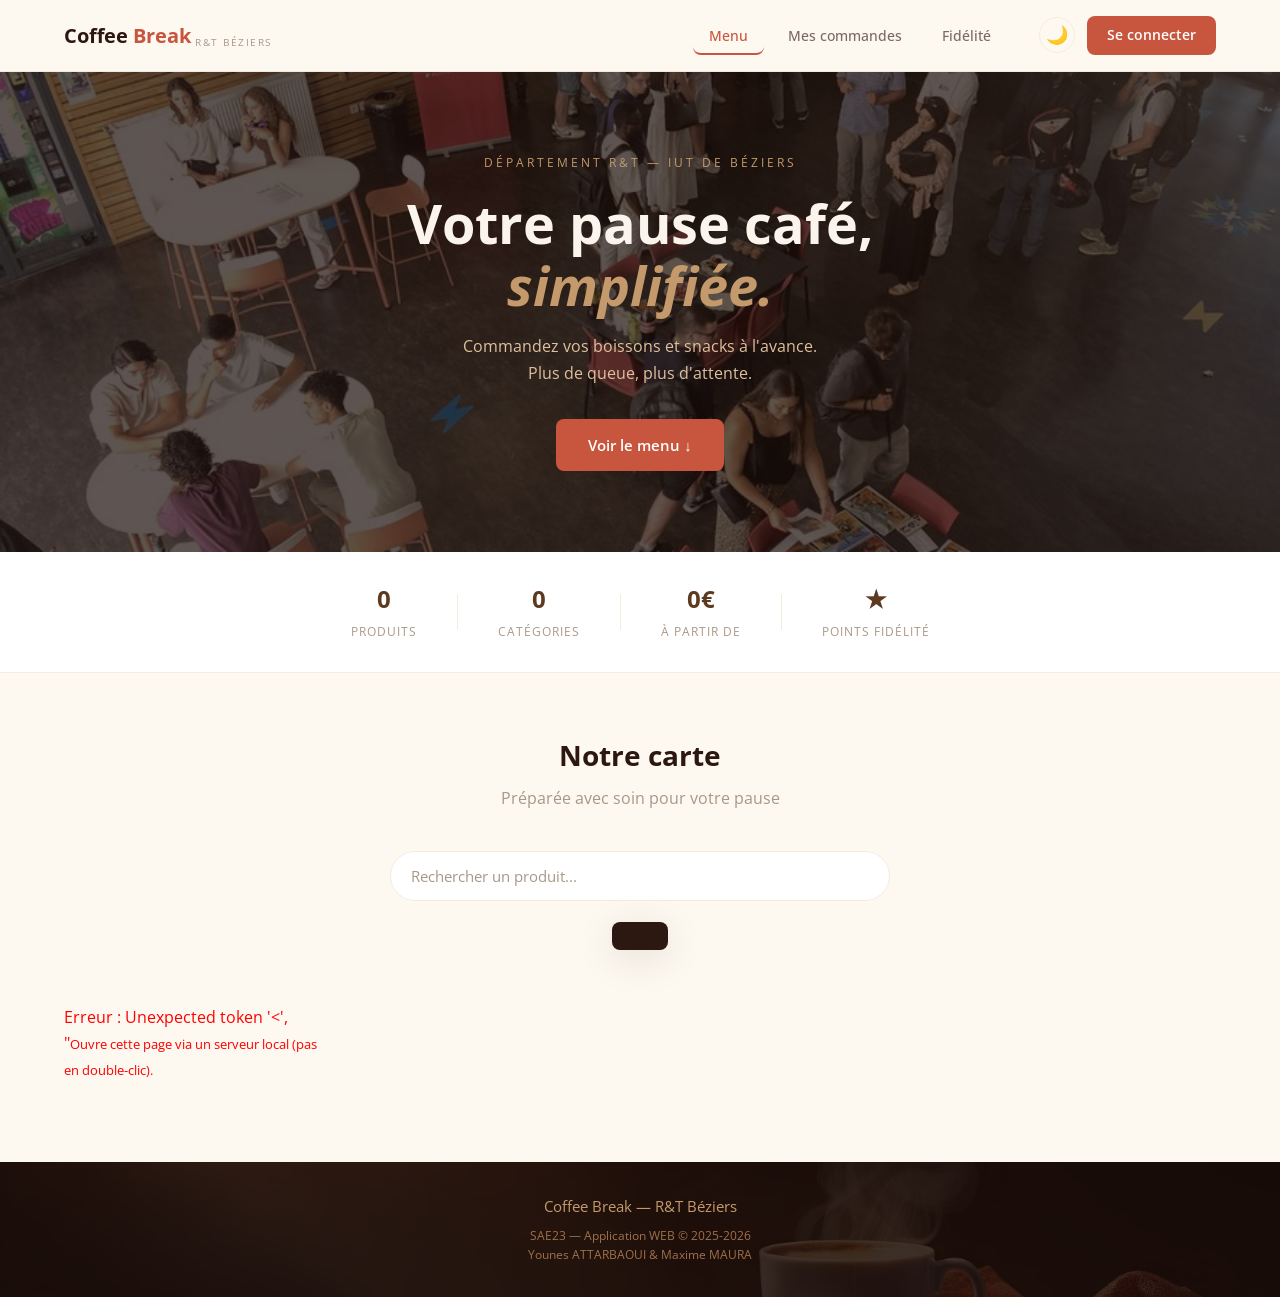
<file: index.html>
<!DOCTYPE html>
<html lang="fr">

<head>
    <meta charset="UTF-8">
    <meta name="viewport" content="width=device-width, initial-scale=1.0">
    <title>R&T Coffee Break</title>
    <link rel="stylesheet" href="style.css">
    <link rel="preconnect" href="https://fonts.googleapis.com">
    <link href="https://fonts.googleapis.com/css2?family=Open+Sans:wght@300;400;500;600;700&display=swap"
        rel="stylesheet">
</head>

<body>

    <nav class="navbar">
        <div class="nav-container">
            <a href="index.html" class="logo">
                <span class="logo-text">Coffee <span class="logo-accent">Break</span></span>
                <span class="logo-sub">R&T Béziers</span>
            </a>
            <ul class="nav-links">
                <li><a href="index.html" class="active">Menu</a></li>
                <li><a href="mes-commandes.html">Mes commandes</a></li>
                <li><a href="fidelite.html">Fidélité</a></li>
            </ul>
            <div class="nav-right">
                <button id="themeToggle" class="theme-toggle" onclick="toggleTheme()">🌙</button>
                <a href="login.html" class="btn-login">Se connecter</a>
            </div>
            <button class="nav-burger" onclick="toggleMenu()"><span></span><span></span><span></span></button>
        </div>
    </nav>

    <header class="hero">
        <div class="hero-overlay"></div>
        <div class="hero-content">
            <p class="hero-tag">Département R&T — IUT de Béziers</p>
            <h1 class="hero-title">Votre pause café,<br><em>simplifiée.</em></h1>
            <p class="hero-desc">Commandez vos boissons et snacks à l'avance.<br>Plus de queue, plus d'attente.</p>
            <a href="#catalogue" class="btn-primary">Voir le menu &#8595;</a>
        </div>
    </header>

    <section class="stats-bar">
        <div class="stat"><span class="stat-number" id="statProduits">0</span><span class="stat-label">Produits</span>
        </div>
        <div class="stat-divider"></div>
        <div class="stat"><span class="stat-number" id="statCategories">0</span><span
                class="stat-label">Catégories</span></div>
        <div class="stat-divider"></div>
        <div class="stat"><span class="stat-number" id="statPrix">0€</span><span class="stat-label">À partir de</span>
        </div>
        <div class="stat-divider"></div>
        <div class="stat"><span class="stat-number">&#9733;</span><span class="stat-label">Points fidélité</span></div>
    </section>

    <section id="catalogue" class="catalogue">
        <div class="section-header">
            <h2>Notre carte</h2>
            <p>Préparée avec soin pour votre pause</p>
        </div>
        <div class="search-bar">
            <input type="text" id="searchInput" placeholder="Rechercher un produit..." oninput="rechercherProduit()">
        </div>
        <div class="filters" id="filtres"></div>
        <div class="filters" id="filtres"></div>
        <div class="products-grid" id="grille">
            <p>Chargement des produits...</p>
        </div>
    </section>

    <div id="orderModal" class="modal">
        <div class="modal-content">
            <button class="modal-close" onclick="closeOrder()">&#x2715;</button>
            <h2>Commander</h2>
            <p id="modalProduct" class="modal-product"></p>
            <div class="modal-form">
                <div id="optionsContainer"></div>
                <div id="slidersContainer"></div>
                <label>Quantité :</label>
                <div class="qty-control">
                    <button onclick="changeQty(-1)">−</button>
                    <span id="qtyValue">1</span>
                    <button onclick="changeQty(1)">+</button>
                </div>
                <div class="modal-total">Total : <span id="modalTotal">0.00€</span></div>
                <button class="btn-primary btn-confirm" onclick="confirmOrder()">Ajouter à ma commande</button>
            </div>
        </div>
    </div>


    <footer class="footer">
        <div class="footer-content">
            <div class="footer-brand"><span>Coffee Break — R&T Béziers</span></div>
            <p class="footer-copy">SAE23 — Application WEB &copy; 2025-2026<br>Younes ATTARBAOUI &amp; Maxime MAURA</p>
        </div>
    </footer>

    <div id="toast" class="toast"><span id="toastMsg"></span></div>
    <script src="script.js"></script>
</body>

</html>
</file>
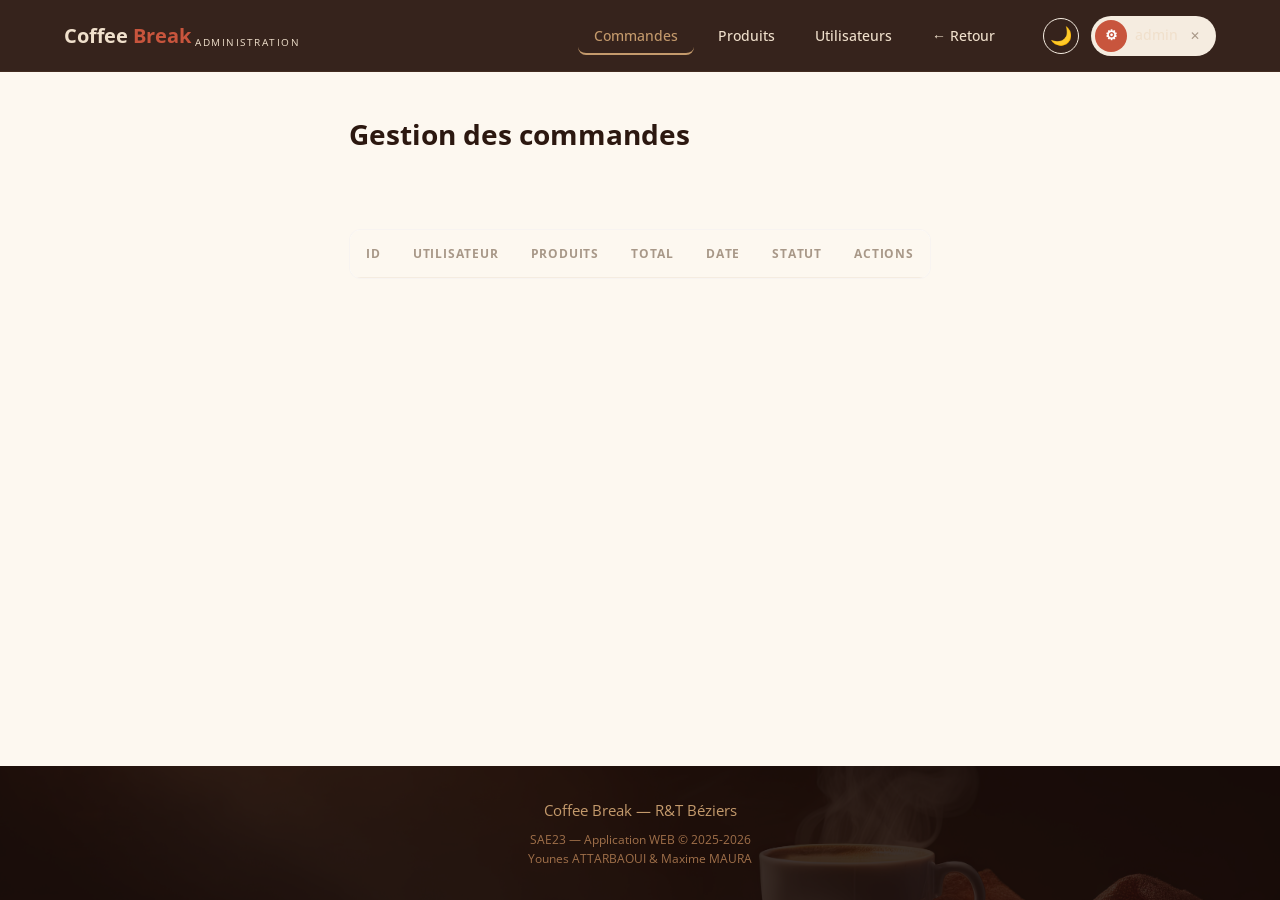
<file: admin.html>
<!DOCTYPE html>
<html lang="fr">

<head>
    <meta charset="UTF-8">
    <meta name="viewport" content="width=device-width, initial-scale=1.0">
    <title>Administration — Coffee Break</title>
    <link rel="stylesheet" href="style.css">
    <link rel="preconnect" href="https://fonts.googleapis.com">
    <link href="https://fonts.googleapis.com/css2?family=Open+Sans:wght@300;400;500;600;700&display=swap"
        rel="stylesheet">
</head>

<body>

    <nav class="navbar navbar-admin">
        <div class="nav-container">
            <a href="index.html" class="logo">
                <span class="logo-text">Coffee <span class="logo-accent">Break</span></span>
                <span class="logo-sub">Administration</span>
            </a>
            <ul class="nav-links">
                <li><a href="#" class="active" onclick="showTab('commandes')">Commandes</a></li>
                <li><a href="#" onclick="showTab('produits')">Produits</a></li>
                <li><a href="#" onclick="showTab('users')">Utilisateurs</a></li>
                <li><a href="index.html">&#8592; Retour</a></li>
            </ul>
            <div class="nav-right">
                <button id="themeToggle" class="theme-toggle" onclick="toggleTheme()">🌙</button>
                <div class="user-badge"><span class="user-avatar admin-avatar">&#9881;</span><span
                        class="user-name">admin</span><a href="logout.php" class="btn-logout">&#x2715;</a></div>
            </div>
        </div>
    </nav>

    <main class="page-content admin-page">
        <div id="tab-commandes" class="admin-tab">
            <div class="page-header">
                <h1>Gestion des commandes</h1>
            </div>
            <div class="admin-stats" id="adminStats"></div>
            <div class="admin-table-wrapper">
                <table class="admin-table">
                    <thead>
                        <tr>
                            <th>ID</th>
                            <th>Utilisateur</th>
                            <th>Produits</th>
                            <th>Total</th>
                            <th>Date</th>
                            <th>Statut</th>
                            <th>Actions</th>
                        </tr>
                    </thead>
                    <tbody id="commandesBody"></tbody>
                </table>
            </div>
        </div>

        <div id="tab-produits" class="admin-tab" style="display:none;">
            <div class="page-header">
                <h1>Gestion des produits</h1>
            </div>
            <button class="btn-primary" onclick="showProductForm()" style="margin-bottom:20px;">+ Ajouter un
                produit</button>
            <div id="productForm" class="admin-form" style="display:none;">
                <h3 id="productFormTitle">Nouveau produit</h3>
                <input type="hidden" id="prod-id">
                <div class="form-row">
                    <div class="form-group"><label>Nom</label><input type="text" id="prod-nom"></div>
                    <div class="form-group"><label>Prix (€)</label><input type="number" id="prod-prix" step="0.10"
                            min="0"></div>
                </div>
                <div class="form-row">
                    <div class="form-group"><label>Catégorie</label><select id="prod-cat">
                            <option>Boissons chaudes</option>
                            <option>Boissons fraîches</option>
                            <option>Viennoiseries</option>
                            <option>Pâtisseries</option>
                            <option>Salé</option>
                        </select></div>
                    <div class="form-group"><label>Stock</label><input type="number" id="prod-stock" min="0"></div>
                </div>
                <div class="form-group"><label>Description</label><input type="text" id="prod-desc"></div>
                <div class="form-group"><label>URL image</label><input type="text" id="prod-img"></div>
                <div class="form-actions"><button class="btn-primary"
                        onclick="saveProduct()">Enregistrer</button><button class="btn-cancel"
                        onclick="hideProductForm()">Annuler</button></div>
            </div>
            <div class="admin-table-wrapper">
                <table class="admin-table">
                    <thead>
                        <tr>
                            <th>ID</th>
                            <th>Image</th>
                            <th>Nom</th>
                            <th>Catégorie</th>
                            <th>Prix</th>
                            <th>Stock</th>
                            <th>Actions</th>
                        </tr>
                    </thead>
                    <tbody id="produitsBody"></tbody>
                </table>
            </div>
        </div>

        <div id="tab-users" class="admin-tab" style="display:none;">
            <div class="page-header">
                <h1>Gestion des utilisateurs</h1>
            </div>
            <div class="admin-table-wrapper">
                <table class="admin-table">
                    <thead>
                        <tr>
                            <th>ID</th>
                            <th>Utilisateur</th>
                            <th>Email</th>
                            <th>Rôle</th>
                            <th>Points</th>
                            <th>Actions</th>
                        </tr>
                    </thead>
                    <tbody id="usersBody"></tbody>
                </table>
            </div>
        </div>
    </main>

    <footer class="footer">
        <div class="footer-content">
            <div class="footer-brand"><span>Coffee Break — R&T Béziers</span></div>
            <p class="footer-copy">SAE23 — Application WEB &copy; 2025-2026<br>Younes ATTARBAOUI &amp; Maxime MAURA</p>
        </div>
    </footer>

    <script src="script.js"></script>
    <script>
        function showTab(name) {
            document.querySelectorAll('.admin-tab').forEach(function (t) { t.style.display = 'none'; });
            document.getElementById('tab-' + name).style.display = 'block';
            document.querySelectorAll('.nav-links a').forEach(function (a) { a.classList.remove('active'); });
            event.target.classList.add('active');
            if (name === 'commandes') { loadStats(); loadCommandes(); }
            if (name === 'produits') loadProduits();
            if (name === 'users') loadUsers();
        }

        // --- STATS ---
        function loadStats() {
            fetch('api-admin.php?action=stats').then(function (r) { return r.json(); }).then(function (d) {
                document.getElementById('adminStats').innerHTML =
                    '<div class="admin-stat-card stat-pending"><span class="admin-stat-number">' + d.en_attente + '</span><span class="admin-stat-label">En attente</span></div>' +
                    '<div class="admin-stat-card stat-validated"><span class="admin-stat-number">' + d.validees + '</span><span class="admin-stat-label">Validées</span></div>' +
                    '<div class="admin-stat-card stat-served"><span class="admin-stat-number">' + d.servies + '</span><span class="admin-stat-label">Servies</span></div>' +
                    '<div class="admin-stat-card stat-total"><span class="admin-stat-number">' + d.chiffre_jour.toFixed(2) + '€</span><span class="admin-stat-label">Chiffre du jour</span></div>';
            });
        }

        // --- COMMANDES ---
        function loadCommandes() {
            fetch('api-admin.php?action=commandes').then(function (r) { return r.json(); }).then(function (d) {
                document.getElementById('commandesBody').innerHTML = d.commandes.map(function (c) {
                    var items = c.items.map(function (i) { return i.nom + (i.quantite > 1 ? ' x' + i.quantite : ''); }).join(', ');
                    var date = new Date(c.date_commande);
                    var dateStr = date.toLocaleDateString('fr-FR', { day: '2-digit', month: '2-digit' }) + ' ' + date.toLocaleTimeString('fr-FR', { hour: '2-digit', minute: '2-digit' });
                    var statut = c.statut === 'en_attente' ? '<span class="order-status status-pending">En attente</span>' :
                        c.statut === 'validee' ? '<span class="order-status status-validated">Validée</span>' :
                            c.statut === 'servie' ? '<span class="order-status status-served">Servie</span>' :
                                '<span class="order-status">Annulée</span>';
                    var actions = '';
                    if (c.statut === 'en_attente') actions += '<button class="btn-action btn-validate" onclick="adminAction(\'valider_commande\',' + c.id + ')">&#10003;</button>';
                    if (c.statut === 'validee') actions += '<button class="btn-action btn-serve" onclick="adminAction(\'servir_commande\',' + c.id + ')">&#9749;</button>';
                    actions += '<button class="btn-action btn-delete" onclick="adminAction(\'supprimer_commande\',' + c.id + ')">&#128465;</button>';
                    return '<tr><td><strong>#' + String(c.id).padStart(3, '0') + '</strong></td><td>' + c.username + '</td><td>' + items + '</td><td>' + c.total.toFixed(2) + '€</td><td>' + dateStr + '</td><td>' + statut + '</td><td class="actions-cell">' + actions + '</td></tr>';
                }).join('');
            });
        }

        // --- PRODUITS ---
        function loadProduits() {
            fetch('api-admin.php?action=produits').then(function (r) { return r.json(); }).then(function (d) {
                document.getElementById('produitsBody').innerHTML = d.produits.map(function (p) {
                    return '<tr><td>' + p.id + '</td><td><img src="' + p.image + '" style="width:50px;height:35px;object-fit:cover;border-radius:4px;" onerror="this.style.display=\'none\'"></td><td><strong>' + p.nom + '</strong></td><td>' + p.categorie + '</td><td>' + p.prix.toFixed(2) + '€</td><td>' + p.stock + '</td><td class="actions-cell"><button class="btn-action btn-validate" onclick="editProduct(' + p.id + ',\'' + p.nom.replace(/'/g, "\\'") + '\',' + p.prix + ',\'' + p.categorie + '\',' + p.stock + ',\'' + p.description.replace(/'/g, "\\'") + '\',\'' + p.image + '\')">&#9998;</button><button class="btn-action btn-delete" onclick="adminAction(\'supprimer_produit\',' + p.id + ')">&#128465;</button></td></tr>';
                }).join('');
            });
        }

        // --- UTILISATEURS ---
        function loadUsers() {
            fetch('api-admin.php?action=users').then(function (r) { return r.json(); }).then(function (d) {
                document.getElementById('usersBody').innerHTML = d.users.map(function (u) {
                    var role = u.role === 'admin' ? '<span class="badge-admin">Admin</span>' : 'Utilisateur';
                    var actions = u.role === 'admin' ? '—' : '<button class="btn-action btn-delete" onclick="adminAction(\'supprimer_user\',' + u.id + ')">&#128465;</button>';
                    return '<tr><td>' + u.id + '</td><td>' + u.user + '</td><td>' + u.mail + '</td><td>' + role + '</td><td>' + u.points_fidelite + '</td><td class="actions-cell">' + actions + '</td></tr>';
                }).join('');
            });
        }

        // --- ACTION ADMIN ---
        function adminAction(action, id) {
            if (action.indexOf('supprimer') !== -1 && !confirm('Confirmer la suppression ?')) return;
            fetch('traitement-admin.php', {
                method: 'POST',
                headers: { 'Content-Type': 'application/json' },
                body: JSON.stringify({ action: action, id: id })
            }).then(function (r) { return r.json(); }).then(function (d) {
                if (d.succes) { loadStats(); loadCommandes(); loadProduits(); loadUsers(); }
                else alert(d.erreur || 'Erreur');
            });
        }

        // --- FORMULAIRE PRODUIT ---
        function showProductForm() {
            document.getElementById('productForm').style.display = 'block';
            document.getElementById('productFormTitle').textContent = 'Nouveau produit';
            document.getElementById('prod-id').value = '';
            document.getElementById('prod-nom').value = '';
            document.getElementById('prod-prix').value = '';
            document.getElementById('prod-stock').value = '';
            document.getElementById('prod-desc').value = '';
            document.getElementById('prod-img').value = '';
        }
        function hideProductForm() { document.getElementById('productForm').style.display = 'none'; }

        function editProduct(id, nom, prix, cat, stock, desc, img) {
            document.getElementById('productForm').style.display = 'block';
            document.getElementById('productFormTitle').textContent = 'Modifier produit #' + id;
            document.getElementById('prod-id').value = id;
            document.getElementById('prod-nom').value = nom;
            document.getElementById('prod-prix').value = prix;
            document.getElementById('prod-cat').value = cat;
            document.getElementById('prod-stock').value = stock;
            document.getElementById('prod-desc').value = desc;
            document.getElementById('prod-img').value = img;
        }

        function saveProduct() {
            var id = document.getElementById('prod-id').value;
            var data = {
                action: id ? 'modifier_produit' : 'ajouter_produit',
                id: id || null,
                nom: document.getElementById('prod-nom').value,
                prix: parseFloat(document.getElementById('prod-prix').value),
                categorie: document.getElementById('prod-cat').value,
                stock: parseInt(document.getElementById('prod-stock').value),
                description: document.getElementById('prod-desc').value,
                image: document.getElementById('prod-img').value
            };
            fetch('traitement-admin.php', {
                method: 'POST',
                headers: { 'Content-Type': 'application/json' },
                body: JSON.stringify(data)
            }).then(function (r) { return r.json(); }).then(function (d) {
                if (d.succes) { hideProductForm(); loadProduits(); }
                else alert(d.erreur || 'Erreur');
            });
        }

        // Charger au démarrage
        document.addEventListener('DOMContentLoaded', function () { loadStats(); loadCommandes(); });
    </script>
</body>

</html>
</file>
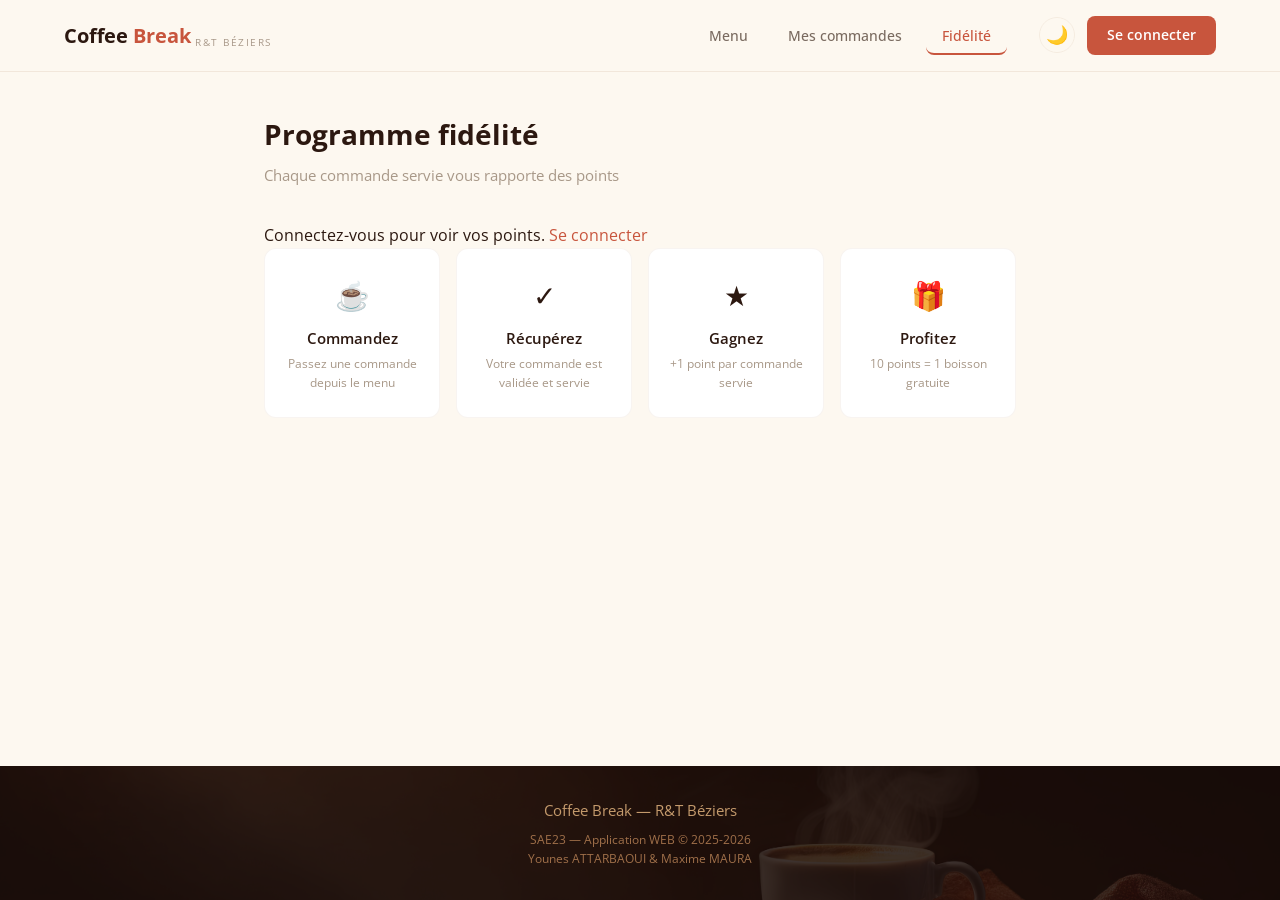
<file: fidelite.html>
<!DOCTYPE html>
<html lang="fr">

<head>
    <meta charset="UTF-8">
    <meta name="viewport" content="width=device-width, initial-scale=1.0">
    <title>Fidélité — Coffee Break</title>
    <link rel="stylesheet" href="style.css">
    <link rel="preconnect" href="https://fonts.googleapis.com">
    <link href="https://fonts.googleapis.com/css2?family=Open+Sans:wght@300;400;500;600;700&display=swap"
        rel="stylesheet">
</head>

<body>

    <nav class="navbar">
        <div class="nav-container">
            <a href="index.html" class="logo">
                <span class="logo-text">Coffee <span class="logo-accent">Break</span></span>
                <span class="logo-sub">R&T Béziers</span>
            </a>
            <ul class="nav-links">
                <li><a href="index.html">Menu</a></li>
                <li><a href="mes-commandes.html">Mes commandes</a></li>
                <li><a href="fidelite.html" class="active">Fidélité</a></li>
            </ul>
            <div class="nav-right">
                <button id="themeToggle" class="theme-toggle" onclick="toggleTheme()">🌙</button>
                <a href="login.html" class="btn-login">Se connecter</a>
            </div>
        </div>
    </nav>

    <main class="page-content fidelite-page">
        <div class="page-header">
            <h1>Programme fidélité</h1>
            <p>Chaque commande servie vous rapporte des points</p>
        </div>

        <div id="fideliteContainer">
            <p>Chargement...</p>
        </div>

        <div class="fidelite-rules">
            <div class="rule-card"><span class="rule-icon">&#9749;</span>
                <h3>Commandez</h3>
                <p>Passez une commande depuis le menu</p>
            </div>
            <div class="rule-card"><span class="rule-icon">&#10003;</span>
                <h3>Récupérez</h3>
                <p>Votre commande est validée et servie</p>
            </div>
            <div class="rule-card"><span class="rule-icon">&#9733;</span>
                <h3>Gagnez</h3>
                <p>+1 point par commande servie</p>
            </div>
            <div class="rule-card"><span class="rule-icon">&#127873;</span>
                <h3>Profitez</h3>
                <p>10 points = 1 boisson gratuite</p>
            </div>
        </div>

        <div id="historiqueContainer"></div>
    </main>

    <footer class="footer">
        <div class="footer-content">
            <div class="footer-brand"><span>Coffee Break — R&T Béziers</span></div>
            <p class="footer-copy">SAE23 — Application WEB &copy; 2025-2026<br>Younes ATTARBAOUI &amp; Maxime MAURA</p>
        </div>
    </footer>

    <script src="script.js"></script>
    <script>
        document.addEventListener('DOMContentLoaded', function () {
            fetch('api-fidelite.php')
                .then(function (r) { return r.json(); })
                .then(function (data) {
                    if (data.erreur) {
                        document.getElementById('fideliteContainer').innerHTML = '<p>Connectez-vous pour voir vos points. <a href="login.html">Se connecter</a></p>';
                        return;
                    }

                    var pts = data.points;
                    var ptsModulo = pts % 10;
                    var restant = 10 - ptsModulo;
                    var pourcent = (ptsModulo / 10) * 100;

                    // Stamps
                    var stamps = '';
                    for (var i = 0; i < 9; i++) {
                        stamps += i < ptsModulo
                            ? '<span class="stamp filled">&#9749;</span>'
                            : '<span class="stamp empty">&#9749;</span>';
                    }
                    stamps += '<span class="stamp gift">&#127873;</span>';

                    document.getElementById('fideliteContainer').innerHTML =
                        '<div class="fidelite-card"><div class="fidelite-card-inner">' +
                        '<div class="fidelite-card-header"><span>Coffee Break</span><span>Carte fidélité</span></div>' +
                        '<div class="fidelite-name">' + data.user + '</div>' +
                        '<div class="fidelite-points-display"><span class="fidelite-pts-number">' + pts + '</span><span class="fidelite-pts-label">points</span></div>' +
                        '<div class="fidelite-progress">' +
                        '<div class="fidelite-bar"><div class="fidelite-bar-fill" style="width:' + pourcent + '%;"></div></div>' +
                        '<span class="fidelite-bar-text">' + ptsModulo + ' / 10 — plus que ' + restant + ' pour une boisson offerte !</span>' +
                        '</div>' +
                        '<div class="fidelite-stamps">' + stamps + '</div>' +
                        '</div></div>';

                    // Historique
                    if (data.historique.length > 0) {
                        var histHtml = '<h2>Historique des points</h2><div class="history-list">';
                        data.historique.forEach(function (h) {
                            var date = new Date(h.date_commande);
                            var dateStr = date.toLocaleDateString('fr-FR');
                            if (h.statut === 'servie') {
                                histHtml += '<div class="history-item"><span class="history-date">' + dateStr + '</span><span class="history-desc">Commande #' + String(h.id).padStart(3, '0') + ' servie</span><span class="history-pts positive">+1</span></div>';
                            }
                        });
                        histHtml += '</div>';
                        document.getElementById('historiqueContainer').innerHTML = histHtml;
                    }
                })
                .catch(function () {
                    document.getElementById('fideliteContainer').innerHTML = '<p>Connectez-vous pour voir vos points. <a href="login.html">Se connecter</a></p>';
                });
        });
    </script>
</body>

</html>
</file>
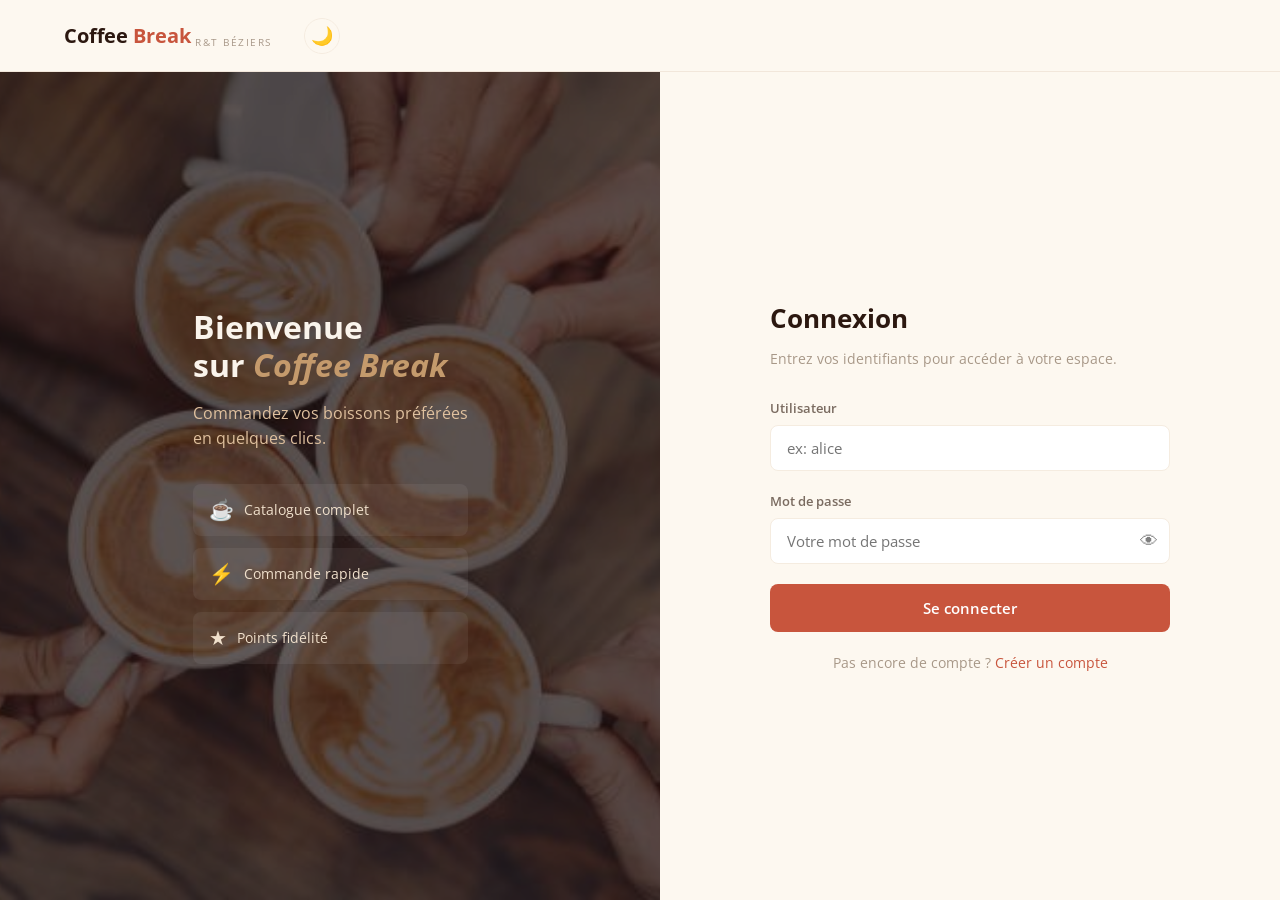
<file: login.html>
<!DOCTYPE html>
<html lang="fr">

<head>
    <meta charset="UTF-8">
    <meta name="viewport" content="width=device-width, initial-scale=1.0">
    <title>Connexion — Coffee Break</title>
    <link rel="stylesheet" href="style.css">
    <link rel="preconnect" href="https://fonts.googleapis.com">
    <link href="https://fonts.googleapis.com/css2?family=Open+Sans:wght@300;400;500;600;700&display=swap"
        rel="stylesheet">
</head>

<body class="page-login">

    <nav class="navbar">
        <div class="nav-container">
            <a href="index.html" class="logo">
                <span class="logo-text">Coffee <span class="logo-accent">Break</span></span>
                <span class="logo-sub">R&T Béziers</span>
            </a>
            <div class="nav-right">
                <button id="themeToggle" class="theme-toggle" onclick="toggleTheme()">🌙</button>
            </div>
        </div>
    </nav>

    <main class="login-wrapper">
        <div class="login-visual">
            <div class="login-visual-content">
                <h2>Bienvenue<br>sur <em>Coffee Break</em></h2>
                <p>Commandez vos boissons préférées<br>en quelques clics.</p>
                <div class="login-features">
                    <div class="login-feature"><span>&#9749;</span> Catalogue complet</div>
                    <div class="login-feature"><span>&#9889;</span> Commande rapide</div>
                    <div class="login-feature"><span>&#9733;</span> Points fidélité</div>
                </div>
            </div>
        </div>
        <div class="login-form-side">
            <div class="login-card">
                <h1>Connexion</h1>
                <p class="login-subtitle">Entrez vos identifiants pour accéder à votre espace.</p>
                <form method="POST" action="traitement-login.php">
                    <div class="form-group">
                        <label for="user">Utilisateur</label>
                        <input type="text" id="user" name="user" placeholder="ex: alice" required>
                    </div>
                    <div class="form-group">
                        <label for="pass">Mot de passe</label>
                        <div class="input-password">
                            <input type="password" id="pass" name="pass" placeholder="Votre mot de passe" required>
                            <button type="button" class="toggle-pass"
                                onclick="togglePassword('pass')">&#128065;</button>
                        </div>
                    </div>
                    <button type="submit" class="btn-primary btn-full">Se connecter</button>
                </form>
                <p class="login-footer-text">Pas encore de compte ? <a href="register.html">Créer un compte</a></p>
            </div>
        </div>
    </main>

    <script src="script.js"></script>
    <script>
        function togglePassword(id) {
            var input = document.getElementById(id);
            input.type = input.type === 'password' ? 'text' : 'password';
        }
    </script>
</body>

</html>
</file>
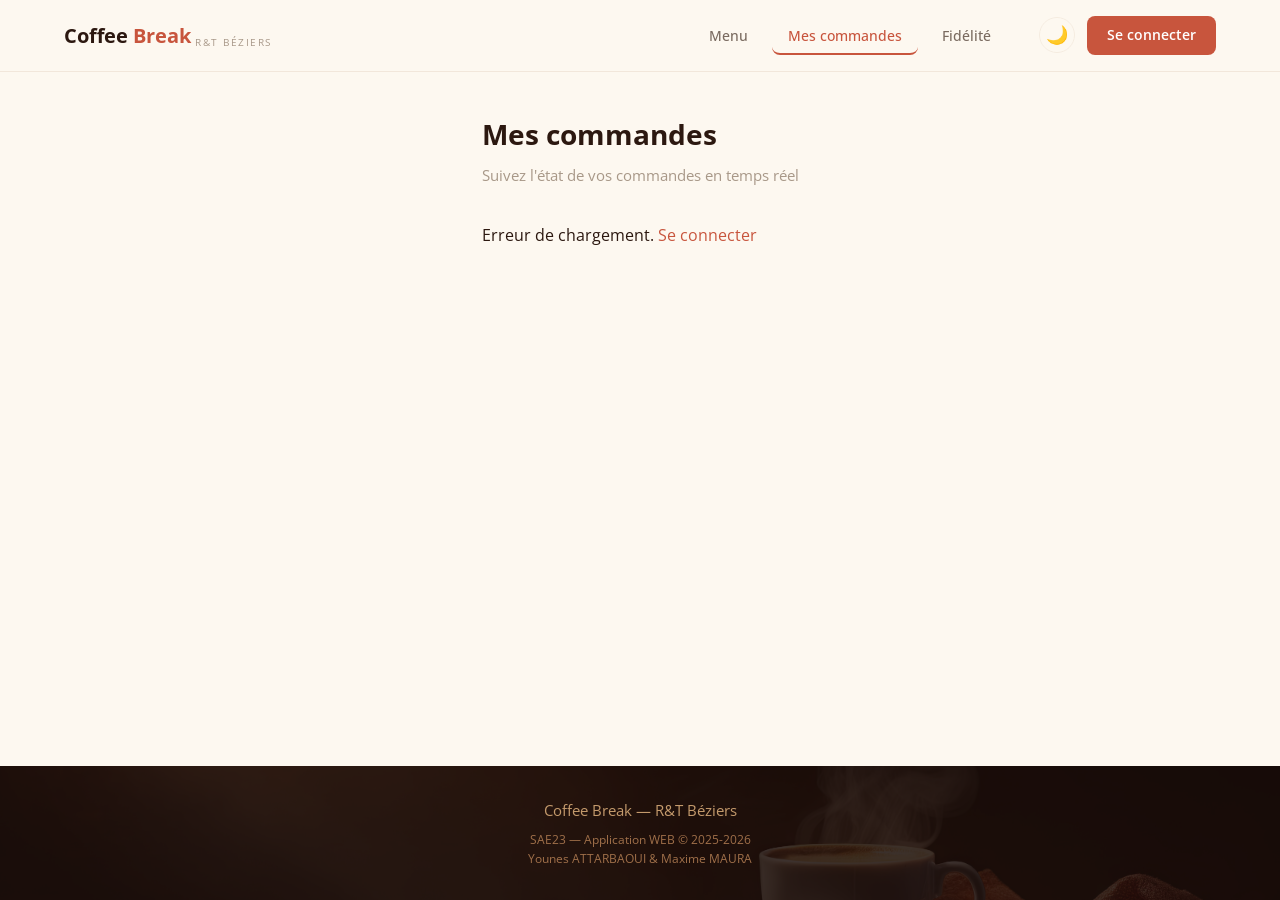
<file: mes-commandes.html>
<!DOCTYPE html>
<html lang="fr">

<head>
    <meta charset="UTF-8">
    <meta name="viewport" content="width=device-width, initial-scale=1.0">
    <title>Mes commandes — Coffee Break</title>
    <link rel="stylesheet" href="style.css">
    <link rel="preconnect" href="https://fonts.googleapis.com">
    <link href="https://fonts.googleapis.com/css2?family=Open+Sans:wght@300;400;500;600;700&display=swap"
        rel="stylesheet">
</head>

<body>

    <nav class="navbar">
        <div class="nav-container">
            <a href="index.html" class="logo">
                <span class="logo-text">Coffee <span class="logo-accent">Break</span></span>
                <span class="logo-sub">R&T Béziers</span>
            </a>
            <ul class="nav-links">
                <li><a href="index.html">Menu</a></li>
                <li><a href="mes-commandes.html" class="active">Mes commandes</a></li>
                <li><a href="fidelite.html">Fidélité</a></li>
            </ul>
            <div class="nav-right">
                <button id="themeToggle" class="theme-toggle" onclick="toggleTheme()">🌙</button>
                <a href="login.html" class="btn-login">Se connecter</a>
            </div>
        </div>
    </nav>

    <main class="page-content">
        <div class="page-header">
            <h1>Mes commandes</h1>
            <p>Suivez l'état de vos commandes en temps réel</p>
        </div>
        <div id="commandesContainer">
            <p>Chargement des commandes...</p>
        </div>
    </main>

    <footer class="footer">
        <div class="footer-content">
            <div class="footer-brand"><span>Coffee Break — R&T Béziers</span></div>
            <p class="footer-copy">SAE23 — Application WEB &copy; 2025-2026<br>Younes ATTARBAOUI &amp; Maxime MAURA</p>
        </div>
    </footer>

    <script src="script.js"></script>
    <script>
        document.addEventListener('DOMContentLoaded', function () {
            fetch('api-commandes.php')
                .then(function (r) { return r.json(); })
                .then(function (data) {
                    var container = document.getElementById('commandesContainer');
                    if (data.erreur) {
                        container.innerHTML = '<p>Connectez-vous pour voir vos commandes. <a href="login.html">Se connecter</a></p>';
                        return;
                    }
                    if (data.commandes.length === 0) {
                        container.innerHTML = '<p>Aucune commande pour le moment. <a href="index.html">Voir le menu</a></p>';
                        return;
                    }
                    container.innerHTML = data.commandes.map(function (cmd) {
                        var statusClass = 'status-pending';
                        var statusText = 'En attente';
                        if (cmd.statut === 'validee') { statusClass = 'status-validated'; statusText = 'Validée'; }
                        if (cmd.statut === 'servie') { statusClass = 'status-served'; statusText = 'Servie ✓'; }
                        if (cmd.statut === 'annulee') { statusClass = 'status-pending'; statusText = 'Annulée'; }

                        var date = new Date(cmd.date_commande);
                        var dateStr = date.toLocaleDateString('fr-FR', { day: 'numeric', month: 'long', year: 'numeric' }) + ' — ' + date.toLocaleTimeString('fr-FR', { hour: '2-digit', minute: '2-digit' });

                        var itemsHtml = cmd.items.map(function (item) {
                            return '<div class="order-item">' +
                                '<div><strong>' + item.nom + '</strong></div>' +
                                '<span class="order-item-qty">x' + item.quantite + '</span>' +
                                '<span class="order-item-price">' + (parseFloat(item.prix_unitaire) * item.quantite).toFixed(2) + '€</span>' +
                                '</div>';
                        }).join('');

                        var footerExtra = '';
                        if (cmd.statut === 'en_attente') footerExtra = '<button class="btn-cancel" onclick="annulerCommande(' + cmd.id + ')">Annuler</button>';
                        if (cmd.statut === 'validee') footerExtra = '<span class="order-info">Préparation en cours...</span>';
                        if (cmd.statut === 'servie') footerExtra = '<span class="order-info">+1 point fidélité gagné !</span>';

                        return '<div class="order-card">' +
                            '<div class="order-header"><div><span class="order-id">#CMD-' + String(cmd.id).padStart(3, '0') + '</span><span class="order-date">' + dateStr + '</span></div><span class="order-status ' + statusClass + '">' + statusText + '</span></div>' +
                            '<div class="order-body">' + itemsHtml + '</div>' +
                            '<div class="order-footer"><span class="order-total">Total : ' + cmd.total.toFixed(2) + '€</span>' + footerExtra + '</div>' +
                            '</div>';
                    }).join('');
                })
                .catch(function () {
                    document.getElementById('commandesContainer').innerHTML = '<p>Erreur de chargement. <a href="login.html">Se connecter</a></p>';
                });
        });

        function annulerCommande(id) {
            if (!confirm('Annuler cette commande ?')) return;
            fetch('traitement-annuler.php', {
                method: 'POST',
                headers: { 'Content-Type': 'application/json' },
                body: JSON.stringify({ order_id: id })
            })
                .then(function (r) { return r.json(); })
                .then(function (data) {
                    if (data.succes) location.reload();
                    else alert(data.erreur || 'Erreur');
                });
        }
    </script>
</body>

</html>
</file>
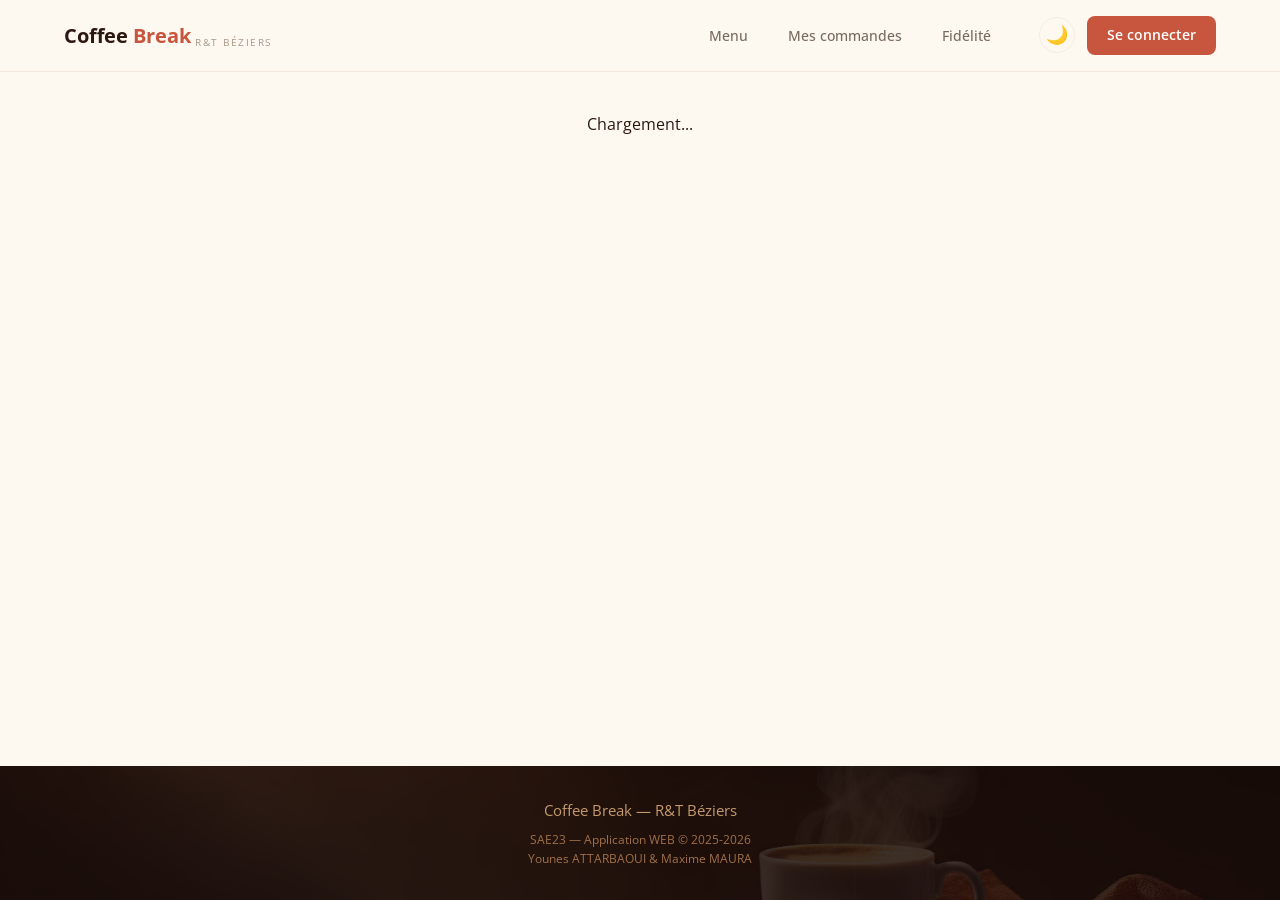
<file: profil.html>
<!DOCTYPE html>
<html lang="fr">

<head>
  <meta charset="UTF-8">
  <meta name="viewport" content="width=device-width, initial-scale=1.0">
  <title>Mon profil — Coffee Break</title>
  <link rel="stylesheet" href="style.css">
  <link rel="preconnect" href="https://fonts.googleapis.com">
  <link href="https://fonts.googleapis.com/css2?family=Open+Sans:wght@300;400;500;600;700&display=swap"
    rel="stylesheet">
  <style>
    .profil-banner {
      background: linear-gradient(135deg, var(--coffee-700), var(--coffee-900));
      border-radius: var(--radius-lg);
      padding: 40px;
      display: flex;
      align-items: center;
      gap: 32px;
      margin-bottom: 24px;
      color: var(--coffee-50);
      position: relative;
      overflow: hidden;
    }

    .profil-banner::before {
      content: '';
      position: absolute;
      inset: 0;
      background: url('assets/vecteezy_light-coffee-break-ambiance_28216975.jpg') center/cover;
      opacity: 0.15;
    }

    .profil-avatar {
      width: 100px;
      height: 100px;
      border-radius: 50%;
      background: var(--coffee-300);
      color: white;
      display: flex;
      align-items: center;
      justify-content: center;
      font-size: 40px;
      font-weight: 700;
      flex-shrink: 0;
      position: relative;
      z-index: 1;
      border: 4px solid rgba(255, 255, 255, 0.3);
      overflow: hidden;
    }

    .profil-avatar img {
      width: 100%;
      height: 100%;
      object-fit: cover;
    }

    .profil-info {
      position: relative;
      z-index: 1;
      flex: 1;
    }

    .profil-info h2 {
      font-size: 28px;
      margin-bottom: 4px;
    }

    .profil-info p {
      color: var(--coffee-200);
      font-size: 14px;
    }

    .profil-stats {
      display: flex;
      gap: 24px;
      margin-top: 16px;
    }

    .profil-stat {
      text-align: center;
      background: rgba(255, 255, 255, 0.1);
      padding: 10px 20px;
      border-radius: var(--radius-sm);
    }

    .profil-stat-number {
      font-size: 22px;
      font-weight: 700;
      color: var(--coffee-300);
      display: block;
    }

    .profil-stat-label {
      font-size: 11px;
      text-transform: uppercase;
      letter-spacing: 1px;
      color: var(--coffee-200);
    }

    .profil-grid {
      display: grid;
      grid-template-columns: 1fr 1fr;
      gap: 24px;
    }

    .profil-card {
      background: white;
      border-radius: var(--radius);
      padding: 28px;
      border: 1px solid rgba(160, 112, 74, 0.08);
    }

    [data-theme="dark"] .profil-card {
      background: #2a2a2a;
      border-color: #3a3a3a;
    }

    .profil-card h3 {
      font-size: 18px;
      font-weight: 600;
      margin-bottom: 20px;
      padding-bottom: 12px;
      border-bottom: 1px solid var(--cream-dark);
    }

    .profil-photo-preview {
      width: 80px;
      height: 80px;
      border-radius: 50%;
      background: var(--cream-dark);
      margin: 0 auto 12px;
      overflow: hidden;
      display: flex;
      align-items: center;
      justify-content: center;
      font-size: 32px;
      color: var(--text-muted);
    }

    .profil-photo-preview img {
      width: 100%;
      height: 100%;
      object-fit: cover;
    }

    @media (max-width: 768px) {
      .profil-grid {
        grid-template-columns: 1fr;
      }

      .profil-banner {
        flex-direction: column;
        text-align: center;
      }

      .profil-stats {
        justify-content: center;
      }
    }
  </style>
</head>

<body>

  <nav class="navbar">
    <div class="nav-container">
      <a href="index.html" class="logo"><span class="logo-text">Coffee <span
            class="logo-accent">Break</span></span><span class="logo-sub">R&T Béziers</span></a>
      <ul class="nav-links">
        <li><a href="index.html">Menu</a></li>
        <li><a href="mes-commandes.html">Mes commandes</a></li>
        <li><a href="fidelite.html">Fidélité</a></li>
      </ul>
      <div class="nav-right">
        <button id="themeToggle" class="theme-toggle" onclick="toggleTheme()">🌙</button>
        <a href="login.html" class="btn-login">Se connecter</a>
      </div>
    </div>
  </nav>

  <main class="page-content" style="max-width:900px;">
    <div id="profilContainer">
      <p>Chargement...</p>
    </div>
  </main>

  <footer class="footer">
    <div class="footer-content">
      <div class="footer-brand"><span>Coffee Break — R&T Béziers</span></div>
      <p class="footer-copy">SAE23 — Application WEB &copy; 2025-2026<br>Younes ATTARBAOUI &amp; Maxime MAURA</p>
    </div>
  </footer>

  <script src="script.js"></script>
  <script>
    var userData = null;

    document.addEventListener('DOMContentLoaded', function () {
      fetch('api-profil.php')
        .then(function (r) { return r.json(); })
        .then(function (u) {
          if (u.erreur) { document.getElementById('profilContainer').innerHTML = '<p>Connectez-vous. <a href="login.html">Se connecter</a></p>'; return; }
          userData = u;
          var date = new Date(u.created_at);
          var dateStr = date.toLocaleDateString('fr-FR', { day: 'numeric', month: 'long', year: 'numeric' });
          var initiale = u.user.charAt(0).toUpperCase();
          var avatarContent = u.photo_url ? '<img src="' + u.photo_url + '" onerror="this.style.display=\'none\';this.parentNode.textContent=\'' + initiale + '\'">' : initiale;

          document.getElementById('profilContainer').innerHTML =
            '<div class="profil-banner">' +
            '<div class="profil-avatar" id="bannerAvatar">' + avatarContent + '</div>' +
            '<div class="profil-info">' +
            '<h2>' + u.user + '</h2>' +
            '<p>' + u.mail + ' — Membre depuis le ' + dateStr + '</p>' +
            '<div class="profil-stats">' +
            '<div class="profil-stat"><span class="profil-stat-number">' + u.points_fidelite + '</span><span class="profil-stat-label">Points</span></div>' +
            '<div class="profil-stat"><span class="profil-stat-number">' + u.total_commandes + '</span><span class="profil-stat-label">Commandes</span></div>' +
            '<div class="profil-stat"><span class="profil-stat-number">' + (u.role === 'admin' ? 'Admin' : 'User') + '</span><span class="profil-stat-label">Rôle</span></div>' +
            '</div>' +
            '</div>' +
            '</div>' +

            '<div class="profil-grid">' +
            '<div class="profil-card">' +
            '<h3>Informations personnelles</h3>' +
            '<div id="infoMsg"></div>' +
            '<div class="form-group"><label>Nom d\'utilisateur</label><input type="text" id="profil-user" value="' + u.user + '"></div>' +
            '<div class="form-group"><label>Email</label><input type="email" id="profil-mail" value="' + u.mail + '"></div>' +
            '<button class="btn-primary" onclick="updateInfo()">Enregistrer</button>' +
            '</div>' +

            '<div class="profil-card">' +
            '<h3>Photo de profil</h3>' +
            '<div class="profil-photo-preview" id="photoPreview">' + avatarContent + '</div>' +
            '<form action="upload-photo.php" method="POST" enctype="multipart/form-data">' +
            '<div class="form-group"><label>Choisir une photo</label><input type="file" name="photo" accept="image/jpeg,image/png,image/webp" style="width:100%;padding:10px;border:1.5px solid var(--cream-dark);border-radius:var(--radius-sm);font-family:var(--font);"></div>' +
            '<button type="submit" class="btn-primary">Enregistrer la photo</button>' +
            '</form>' +
            '</div>' +

            '<div class="profil-card">' +
            '<h3>Changer le mot de passe</h3>' +
            '<div id="passMsg"></div>' +
            '<div class="form-group"><label>Ancien mot de passe</label><input type="password" id="profil-oldpass"></div>' +
            '<div class="form-group"><label>Nouveau mot de passe</label><input type="password" id="profil-newpass" placeholder="Minimum 6 caractères"></div>' +
            '<button class="btn-primary" onclick="updatePassword()">Modifier</button>' +
            '</div>' +

            '<div class="profil-card">' +
            '<h3>Actions</h3>' +
            '<p style="color:var(--text-muted);margin-bottom:16px;">Gérez votre compte</p>' +
            '<a href="mes-commandes.html" class="btn-primary" style="display:block;text-align:center;margin-bottom:12px;">Mes commandes</a>' +
            '<a href="fidelite.html" class="btn-primary btn-light" style="display:block;text-align:center;margin-bottom:12px;">Programme fidélité</a>' +
            '<button class="btn-cancel" style="width:100%;margin-top:8px;" onclick="if(confirm(\'Supprimer votre compte ?\'))deleteAccount()">Supprimer mon compte</button>' +
            '</div>' +
            '</div>';
        });
    });

    function previewPhoto() {
      var url = document.getElementById('profil-photo').value;
      var preview = document.getElementById('photoPreview');
      if (url) preview.innerHTML = '<img src="' + url + '" onerror="this.parentNode.textContent=\'?\'">';
      else preview.textContent = userData ? userData.user.charAt(0).toUpperCase() : '?';
    }

    function updatePhoto() {
      fetch('api-profil.php', {
        method: 'POST', headers: { 'Content-Type': 'application/json' },
        body: JSON.stringify({ action: 'update_photo', photo_url: document.getElementById('profil-photo').value.trim() })
      }).then(function (r) { return r.json(); }).then(function (d) {
        if (d.succes) location.reload();
        else alert(d.erreur || 'Erreur');
      });
    }

    function updateInfo() {
      fetch('api-profil.php', {
        method: 'POST', headers: { 'Content-Type': 'application/json' },
        body: JSON.stringify({ action: 'update_info', user: document.getElementById('profil-user').value.trim(), mail: document.getElementById('profil-mail').value.trim() })
      }).then(function (r) { return r.json(); }).then(function (d) {
        var msg = document.getElementById('infoMsg');
        if (d.succes) { msg.innerHTML = '<div class="alert alert-success">Profil mis à jour !</div>'; setTimeout(function () { location.reload(); }, 1000); }
        else msg.innerHTML = '<div class="alert alert-error">' + d.erreur + '</div>';
      });
    }

    function updatePassword() {
      fetch('api-profil.php', {
        method: 'POST', headers: { 'Content-Type': 'application/json' },
        body: JSON.stringify({ action: 'update_password', old_pass: document.getElementById('profil-oldpass').value, new_pass: document.getElementById('profil-newpass').value })
      }).then(function (r) { return r.json(); }).then(function (d) {
        var msg = document.getElementById('passMsg');
        if (d.succes) { msg.innerHTML = '<div class="alert alert-success">Mot de passe modifié !</div>'; document.getElementById('profil-oldpass').value = ''; document.getElementById('profil-newpass').value = ''; }
        else msg.innerHTML = '<div class="alert alert-error">' + d.erreur + '</div>';
      });
    }

    function deleteAccount() {
      fetch('api-profil.php', {
        method: 'POST', headers: { 'Content-Type': 'application/json' },
        body: JSON.stringify({ action: 'delete_account' })
      }).then(function (r) { return r.json(); }).then(function (d) {
        if (d.succes) window.location.href = 'logout.php';
      });
    }
  </script>
</body>

</html>
</file>
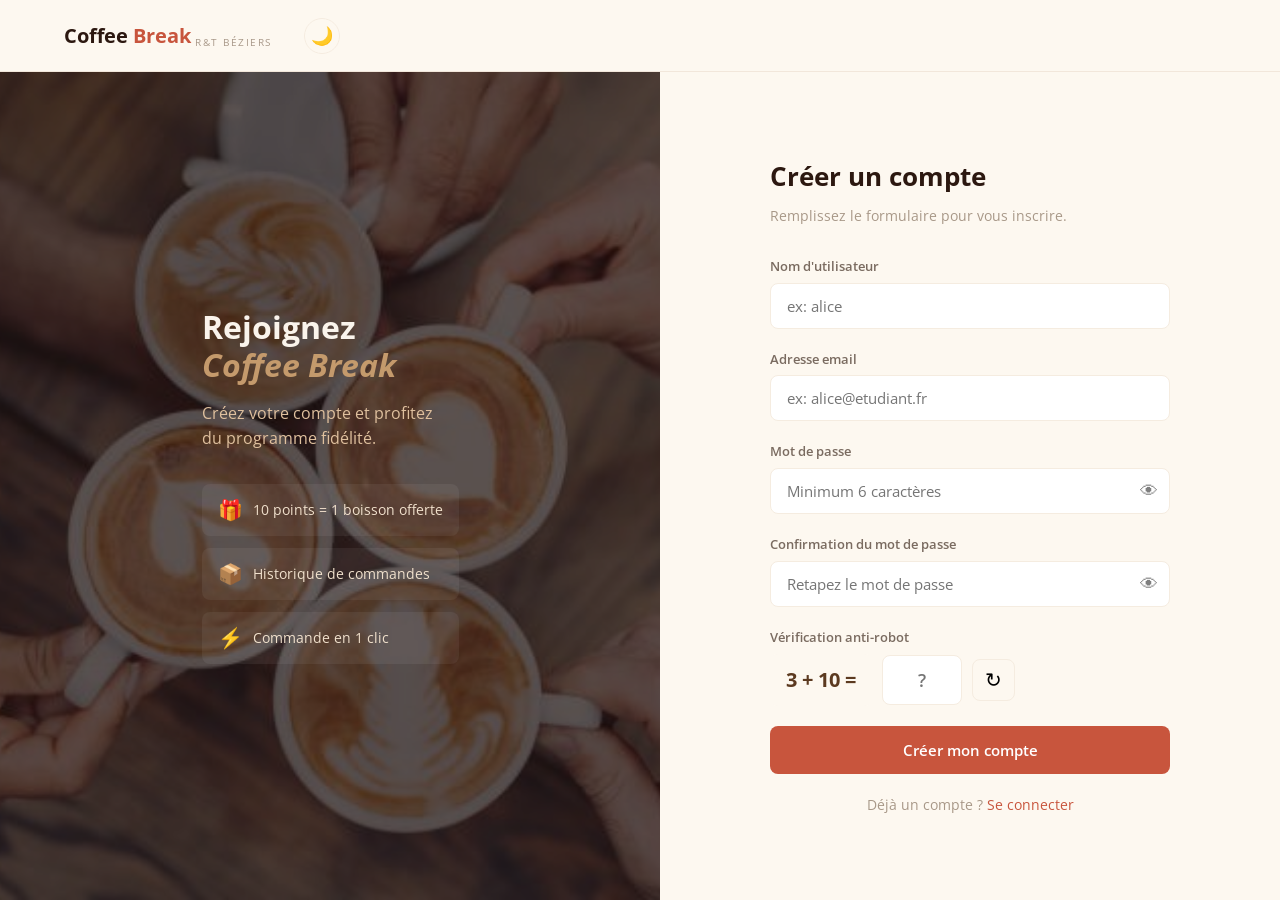
<file: register.html>
<!DOCTYPE html>
<html lang="fr">

<head>
    <meta charset="UTF-8">
    <meta name="viewport" content="width=device-width, initial-scale=1.0">
    <title>Inscription — Coffee Break</title>
    <link rel="stylesheet" href="style.css">
    <link rel="preconnect" href="https://fonts.googleapis.com">
    <link href="https://fonts.googleapis.com/css2?family=Open+Sans:wght@300;400;500;600;700&display=swap"
        rel="stylesheet">
</head>

<body class="page-login">

    <nav class="navbar">
        <div class="nav-container">
            <a href="index.html" class="logo">
                <span class="logo-text">Coffee <span class="logo-accent">Break</span></span>
                <span class="logo-sub">R&T Béziers</span>
            </a>
            <div class="nav-right">
                <button id="themeToggle" class="theme-toggle" onclick="toggleTheme()">🌙</button>
            </div>
        </div>
    </nav>

    <main class="login-wrapper">
        <div class="login-visual">
            <div class="login-visual-content">
                <h2>Rejoignez<br><em>Coffee Break</em></h2>
                <p>Créez votre compte et profitez<br>du programme fidélité.</p>
                <div class="login-features">
                    <div class="login-feature"><span>&#127873;</span> 10 points = 1 boisson offerte</div>
                    <div class="login-feature"><span>&#128230;</span> Historique de commandes</div>
                    <div class="login-feature"><span>&#9889;</span> Commande en 1 clic</div>
                </div>
            </div>
        </div>
        <div class="login-form-side">
            <div class="login-card">
                <h1>Créer un compte</h1>
                <p class="login-subtitle">Remplissez le formulaire pour vous inscrire.</p>
                <div id="registerError" class="alert alert-error" style="display:none;"></div>
                <div id="registerSuccess" class="alert alert-success" style="display:none;"></div>
                <form method="POST" action="traitement-register.php">
                    <div class="form-group">
                        <label for="reg-user">Nom d'utilisateur</label>
                        <input type="text" id="reg-user" name="reg-user" placeholder="ex: alice" required>
                    </div>
                    <div class="form-group">
                        <label for="reg-mail">Adresse email</label>
                        <input type="email" id="reg-mail" name="reg-mail" placeholder="ex: alice@etudiant.fr" required>
                    </div>
                    <div class="form-group">
                        <label for="reg-pass">Mot de passe</label>
                        <div class="input-password">
                            <input type="password" id="reg-pass" name="reg-pass" placeholder="Minimum 6 caractères"
                                required>
                            <button type="button" class="toggle-pass"
                                onclick="togglePassword('reg-pass')">&#128065;</button>
                        </div>
                    </div>
                    <div class="form-group">
                        <label for="reg-pass2">Confirmation du mot de passe</label>
                        <div class="input-password">
                            <input type="password" id="reg-pass2" name="reg-pass2" placeholder="Retapez le mot de passe"
                                required>
                            <button type="button" class="toggle-pass"
                                onclick="togglePassword('reg-pass2')">&#128065;</button>
                        </div>
                    </div>
                    <div class="form-group captcha-group">
                        <label for="captcha">Vérification anti-robot</label>
                        <div class="captcha-row">
                            <span class="captcha-question" id="captchaQuestion"></span>
                            <input type="text" id="captcha" name="captcha" placeholder="?" class="captcha-input"
                                required>
                            <button type="button" class="captcha-refresh" onclick="generateCaptcha()"
                                title="Nouveau calcul">&#8635;</button>
                        </div>
                    </div>
                    <button type="submit" class="btn-primary btn-full">Créer mon compte</button>
                </form>
                <p class="login-footer-text">Déjà un compte ? <a href="login.html">Se connecter</a></p>
            </div>
        </div>
    </main>

    <script src="script.js"></script>
    <script>
        var captchaAnswer = 0;
        function generateCaptcha() {
            var a = Math.floor(Math.random() * 10) + 1;
            var b = Math.floor(Math.random() * 10) + 1;
            captchaAnswer = a + b;
            document.getElementById('captchaQuestion').textContent = a + ' + ' + b + ' = ';
            document.getElementById('captcha').value = '';
        }
        generateCaptcha();

        function togglePassword(id) {
            var input = document.getElementById(id);
            input.type = input.type === 'password' ? 'text' : 'password';
        }
    </script>
</body>

</html>
</file>
<file: style.css>
/* =============================================
   R&T Coffee Break — Style principal
   SAE23 — IUT de Béziers
   Police : Open Sans
   ============================================= */

:root {
    --coffee-900: #1a0e0a;
    --coffee-800: #2c1810;
    --coffee-700: #3c2415;
    --coffee-600: #5c3a20;
    --coffee-500: #7a4f2e;
    --coffee-400: #a0704a;
    --coffee-300: #c49a6c;
    --coffee-200: #dfc09e;
    --coffee-100: #f0e0cc;
    --coffee-50: #faf4ec;
    --cream: #fdf8f0;
    --cream-dark: #f5ece0;
    --accent: #c8553d;
    --accent-hover: #b04530;
    --accent-light: #f8e8e4;
    --green: #2a7d4f;
    --green-light: #e8f5e9;
    --amber: #e8971e;
    --amber-light: #fff6e0;
    --red: #c0392b;
    --red-light: #fce8e6;
    --text: #2c1810;
    --text-light: #7a6b60;
    --text-muted: #a89888;
    --radius: 12px;
    --radius-sm: 8px;
    --radius-lg: 20px;
    --shadow: 0 2px 20px rgba(44, 24, 16, 0.08);
    --shadow-lg: 0 8px 40px rgba(44, 24, 16, 0.12);
    --font: 'Open Sans', -apple-system, Helvetica, Arial, sans-serif;
    --nav-height: 72px;
}

/* --- DARK MODE --- */
[data-theme="dark"] {
    --cream: #1a1a1a;
    --cream-dark: #2a2a2a;
    --coffee-50: #e0e0e0;
    --text: #e0d5cc;
    --text-light: #b0a090;
    --text-muted: #8a7a6a;
    --shadow: 0 2px 20px rgba(0, 0, 0, 0.3);
    --shadow-lg: 0 8px 40px rgba(0, 0, 0, 0.4);
}

[data-theme="dark"] .navbar {
    background: rgba(26, 26, 26, 0.95);
    border-bottom-color: #333;
}

[data-theme="dark"] .product-card,
[data-theme="dark"] .order-card,
[data-theme="dark"] .admin-stat-card,
[data-theme="dark"] .admin-table-wrapper,
[data-theme="dark"] .admin-form,
[data-theme="dark"] .rule-card,
[data-theme="dark"] .history-list,
[data-theme="dark"] .modal-content {
    background: #2a2a2a;
    border-color: #3a3a3a;
}

[data-theme="dark"] .option-check {
    background: #333;
    border-color: transparent;
}

[data-theme="dark"] .option-check:hover {
    background: #3a3a3a;
}

[data-theme="dark"] .stats-bar {
    background: #222;
    border-color: #333;
}

[data-theme="dark"] .filter-btn {
    background: #2a2a2a;
    border-color: #3a3a3a;
    color: var(--text-light);
}

[data-theme="dark"] .filter-btn.active {
    background: var(--coffee-300);
    color: #1a1a1a;
    border-color: var(--coffee-300);
}

[data-theme="dark"] .form-group input,
[data-theme="dark"] .admin-form select {
    background: #333;
    border-color: #444;
    color: #e0d5cc;
}

[data-theme="dark"] .admin-table th {
    background: #222;
}

[data-theme="dark"] .admin-table td {
    border-color: #333;
}

[data-theme="dark"] .order-footer,
[data-theme="dark"] .modal-total {
    background: #222;
}

[data-theme="dark"] .order-header {
    border-color: #333;
}

[data-theme="dark"] .login-form-side {
    background: #1a1a1a;
}

[data-theme="dark"] .login-card h1,
[data-theme="dark"] .page-header h1,
[data-theme="dark"] .section-header h2,
[data-theme="dark"] .fidelite-history h2 {
    color: #e0d5cc;
}

[data-theme="dark"] .dose-slider {
    background: #444;
}

[data-theme="dark"] .qty-control button {
    border-color: #444;
    color: #e0d5cc;
}

[data-theme="dark"] .captcha-question {
    background: #333;
    color: var(--coffee-300);
}

/* --- THEME TOGGLE BUTTON --- */
.theme-toggle {
    background: none;
    border: 1.5px solid var(--cream-dark);
    border-radius: 50%;
    width: 36px;
    height: 36px;
    font-size: 18px;
    cursor: pointer;
    transition: all 0.2s;
    display: flex;
    align-items: center;
    justify-content: center;
}

.theme-toggle:hover {
    background: var(--cream-dark);
}

[data-theme="dark"] .theme-toggle {
    border-color: #444;
}

[data-theme="dark"] .theme-toggle:hover {
    background: #333;
}

/* --- RESET --- */
*,
*::before,
*::after {
    box-sizing: border-box;
    margin: 0;
    padding: 0;
}

html {
    scroll-behavior: smooth;
}

body {
    font-family: var(--font);
    background: var(--cream);
    color: var(--text);
    line-height: 1.6;
    -webkit-font-smoothing: antialiased;
}

a {
    color: var(--accent);
    text-decoration: none;
    transition: color 0.2s;
}

a:hover {
    color: var(--accent-hover);
}

img {
    max-width: 100%;
    display: block;
}

/* --- NAVBAR --- */
.navbar {
    position: fixed;
    top: 0;
    left: 0;
    right: 0;
    height: var(--nav-height);
    background: rgba(253, 248, 240, 0.92);
    backdrop-filter: blur(20px);
    border-bottom: 1px solid rgba(160, 112, 74, 0.12);
    z-index: 1000;
}

.navbar.scrolled {
    box-shadow: var(--shadow);
}

.navbar-admin {
    background: rgba(44, 24, 16, 0.95);
}

.navbar-admin .logo-text,
.navbar-admin .logo-sub,
.navbar-admin .nav-links a,
.navbar-admin .user-name {
    color: var(--coffee-100);
}

.navbar-admin .nav-links a.active {
    color: var(--coffee-300);
    border-color: var(--coffee-300);
}

.nav-container {
    max-width: 1200px;
    margin: 0 auto;
    padding: 0 24px;
    height: 100%;
    display: flex;
    align-items: center;
    gap: 32px;
}

.logo {
    display: flex;
    align-items: center;
    gap: 8px;
    text-decoration: none;
    flex-shrink: 0;
}

.logo-text {
    font-size: 20px;
    font-weight: 700;
    color: var(--text);
}

.logo-accent {
    color: var(--accent);
}

.logo-sub {
    font-size: 10px;
    text-transform: uppercase;
    letter-spacing: 1.5px;
    color: var(--text-muted);
    margin-left: -4px;
    align-self: flex-end;
    margin-bottom: 2px;
}

.nav-links {
    list-style: none;
    display: flex;
    gap: 8px;
    margin-left: auto;
}

.nav-links a {
    padding: 8px 16px;
    border-radius: var(--radius-sm);
    color: var(--text-light);
    font-weight: 500;
    font-size: 14px;
    transition: all 0.2s;
    border-bottom: 2px solid transparent;
}

.nav-links a:hover {
    color: var(--text);
    background: var(--cream-dark);
}

.nav-links a.active {
    color: var(--accent);
    border-bottom-color: var(--accent);
}

.nav-right {
    display: flex;
    align-items: center;
    gap: 12px;
}

.btn-login {
    padding: 8px 20px;
    background: var(--accent);
    color: white;
    border-radius: var(--radius-sm);
    font-weight: 600;
    font-size: 14px;
    transition: all 0.2s;
}

.btn-login:hover {
    background: var(--accent-hover);
    color: white;
    transform: translateY(-1px);
}

.user-badge {
    display: flex;
    align-items: center;
    gap: 8px;
    padding: 4px 12px 4px 4px;
    background: var(--cream-dark);
    border-radius: 50px;
}

.user-avatar {
    width: 32px;
    height: 32px;
    border-radius: 50%;
    background: var(--coffee-300);
    color: white;
    display: flex;
    align-items: center;
    justify-content: center;
    font-size: 14px;
    font-weight: 600;
}

.admin-avatar {
    background: var(--accent);
}

.user-name {
    font-size: 14px;
    font-weight: 500;
    color: var(--text);
}

.btn-logout {
    color: var(--text-muted);
    font-size: 12px;
    padding: 4px;
}

.btn-logout:hover {
    color: var(--red);
}

.nav-burger {
    display: none;
    flex-direction: column;
    gap: 5px;
    background: none;
    border: none;
    cursor: pointer;
    padding: 8px;
}

.nav-burger span {
    width: 22px;
    height: 2px;
    background: var(--text);
    border-radius: 2px;
}

/* --- HERO --- */
.hero {
    margin-top: var(--nav-height);
    height: 480px;
    background: var(--coffee-800) url('assets/iut-beziers.jpg') center/cover;
    position: relative;
    display: flex;
    align-items: center;
    justify-content: center;
    text-align: center;
    overflow: hidden;
}

.hero::before {
    content: '';
    position: absolute;
    inset: 0;
    background: rgba(26, 14, 10, 0.7);
}

.hero-overlay {
    position: absolute;
    inset: 0;
}

.hero-content {
    position: relative;
    z-index: 1;
    padding: 24px;
}

.hero-tag {
    font-size: 12px;
    text-transform: uppercase;
    letter-spacing: 3px;
    color: var(--coffee-300);
    margin-bottom: 20px;
}

.hero-title {
    font-size: clamp(32px, 6vw, 54px);
    font-weight: 700;
    color: var(--coffee-50);
    line-height: 1.15;
    margin-bottom: 16px;
}

.hero-title em {
    color: var(--coffee-300);
    font-style: italic;
}

.hero-desc {
    font-size: 16px;
    color: var(--coffee-200);
    margin-bottom: 32px;
    line-height: 1.7;
}

/* --- BUTTONS --- */
.btn-primary {
    display: inline-block;
    padding: 14px 32px;
    background: var(--accent);
    color: white;
    border: none;
    border-radius: var(--radius-sm);
    font-family: var(--font);
    font-size: 15px;
    font-weight: 600;
    cursor: pointer;
    transition: all 0.25s;
}

.btn-primary:hover {
    background: var(--accent-hover);
    color: white;
    transform: translateY(-2px);
    box-shadow: 0 6px 20px rgba(200, 85, 61, 0.3);
}

.btn-light {
    background: var(--coffee-50);
    color: var(--accent);
}

.btn-light:hover {
    background: white;
    color: var(--accent-hover);
}

.btn-full {
    width: 100%;
    text-align: center;
}

.btn-disabled {
    font-size: 12px;
    color: var(--text-muted);
    font-weight: 600;
}

/* --- STATS BAR --- */
.stats-bar {
    display: flex;
    justify-content: center;
    align-items: center;
    gap: 40px;
    padding: 28px 24px;
    background: white;
    border-bottom: 1px solid var(--cream-dark);
}

.stat {
    text-align: center;
}

.stat-number {
    display: block;
    font-size: 24px;
    font-weight: 700;
    color: var(--coffee-600);
}

.stat-label {
    font-size: 12px;
    color: var(--text-muted);
    text-transform: uppercase;
    letter-spacing: 1px;
}

.stat-divider {
    width: 1px;
    height: 36px;
    background: var(--cream-dark);
}

/* --- CATALOGUE --- */
.catalogue {
    max-width: 1200px;
    margin: 0 auto;
    padding: 60px 24px 80px;
}

.section-header {
    text-align: center;
    margin-bottom: 40px;
}

.section-header h2 {
    font-size: 28px;
    font-weight: 700;
    margin-bottom: 8px;
}

.section-header p {
    color: var(--text-muted);
    font-size: 16px;
}

.filters {
    display: flex;
    justify-content: center;
    gap: 8px;
    margin-bottom: 40px;
    flex-wrap: wrap;
}

.filter-btn {
    padding: 10px 24px;
    border: 1.5px solid var(--cream-dark);
    background: white;
    border-radius: 50px;
    font-family: var(--font);
    font-size: 14px;
    font-weight: 500;
    color: var(--text-light);
    cursor: pointer;
    transition: all 0.2s;
}

.filter-btn:hover {
    border-color: var(--coffee-300);
    color: var(--text);
}

.filter-btn.active {
    background: var(--coffee-800);
    color: white;
    border-color: var(--coffee-800);
}

/* Product Cards */
.products-grid {
    display: grid;
    grid-template-columns: repeat(4, 1fr);
    gap: 24px;
}

.product-card {
    background: white;
    border-radius: var(--radius-lg);
    overflow: hidden;
    display: flex;
    flex-direction: column;
    transition: all 0.3s;
    border: 1px solid rgba(160, 112, 74, 0.08);
}

.product-card:hover {
    transform: translateY(-6px);
    box-shadow: var(--shadow-lg);
}

.product-card.indisponible {
    opacity: 0.55;
}

.product-img-wrap {
    position: relative;
    height: 180px;
    overflow: hidden;
    background: var(--cream-dark);
}

.product-img {
    width: 100%;
    height: 100%;
    object-fit: cover;
}

.badge-categorie {
    position: absolute;
    top: 10px;
    left: 10px;
    padding: 4px 12px;
    background: var(--coffee-800);
    color: var(--coffee-100);
    font-size: 11px;
    font-weight: 600;
    border-radius: 50px;
    text-transform: uppercase;
    letter-spacing: 0.5px;
}

.badge-rupture {
    position: absolute;
    top: 10px;
    right: 10px;
    padding: 4px 12px;
    background: var(--red);
    color: white;
    font-size: 11px;
    font-weight: 700;
    border-radius: 50px;
    text-transform: uppercase;
}

.badge-stock-bas {
    position: absolute;
    bottom: 10px;
    right: 10px;
    padding: 4px 10px;
    background: var(--amber);
    color: white;
    font-size: 11px;
    font-weight: 600;
    border-radius: 50px;
}

.product-info {
    padding: 20px;
    flex: 1;
    display: flex;
    flex-direction: column;
}

.product-info h3 {
    font-size: 18px;
    font-weight: 600;
    margin-bottom: 4px;
}

.product-desc {
    color: var(--text-muted);
    font-size: 13px;
    margin-bottom: 16px;
    font-style: italic;
    flex: 1;
}

.product-footer {
    display: flex;
    align-items: center;
    justify-content: space-between;
}

.product-price {
    font-size: 22px;
    font-weight: 700;
    color: var(--coffee-600);
}

.btn-add {
    padding: 8px 20px;
    background: var(--coffee-800);
    color: white;
    border: none;
    border-radius: var(--radius-sm);
    font-family: var(--font);
    font-size: 13px;
    font-weight: 600;
    cursor: pointer;
    transition: all 0.2s;
}

.btn-add:hover {
    background: var(--accent);
    transform: translateY(-1px);
}

/* --- MODAL --- */
.modal {
    display: none;
    position: fixed;
    inset: 0;
    background: rgba(26, 14, 10, 0.6);
    backdrop-filter: blur(8px);
    z-index: 2000;
    align-items: center;
    justify-content: center;
    padding: 24px;
}

.modal.open {
    display: flex;
}

.modal-content {
    background: white;
    border-radius: var(--radius-lg);
    padding: 36px;
    max-width: 480px;
    width: 100%;
    position: relative;
    box-shadow: var(--shadow-lg);
    animation: modalIn 0.3s ease;
    max-height: 90vh;
    overflow-y: auto;
}

@keyframes modalIn {
    from {
        opacity: 0;
        transform: translateY(20px) scale(0.96);
    }

    to {
        opacity: 1;
        transform: translateY(0) scale(1);
    }
}

.modal-close {
    position: absolute;
    top: 16px;
    right: 16px;
    background: none;
    border: none;
    font-size: 20px;
    color: var(--text-muted);
    cursor: pointer;
    padding: 4px 8px;
    border-radius: var(--radius-sm);
}

.modal-close:hover {
    background: var(--cream-dark);
    color: var(--text);
}

.modal-content h2 {
    font-size: 22px;
    font-weight: 700;
    margin-bottom: 4px;
}

.modal-product {
    color: var(--accent);
    font-weight: 600;
    font-size: 15px;
    margin-bottom: 24px;
}

.modal-form label {
    display: block;
    font-weight: 600;
    font-size: 13px;
    margin-bottom: 10px;
    color: var(--text-light);
}

.options-grid {
    display: flex;
    flex-direction: column;
    gap: 8px;
    margin-bottom: 24px;
}

.option-check {
    display: flex;
    align-items: center;
    gap: 10px;
    padding: 12px 20px;
    background: var(--cream);
    border-radius: var(--radius-sm);
    cursor: pointer;
    transition: background 0.2s;
    border: 1.5px solid transparent;
}

.option-check:hover {
    background: var(--cream-dark);
}

.option-check:has(input:checked) {
    border-color: var(--accent);
    background: var(--accent-light);
}

.option-check input[type="checkbox"] {
    width: 18px;
    height: 18px;
    accent-color: var(--accent);
    cursor: pointer;
    margin: 0;
    vertical-align: middle;
    flex-shrink: 0;
}

.option-label {
    font-size: 14px;
    line-height: 18px;
}

.option-label small {
    color: var(--text-muted);
    margin-left: 4px;
}

/* Curseurs dose */
.slider-group {
    margin-bottom: 20px;
}

.slider-row {
    display: flex;
    align-items: center;
    gap: 12px;
}

.slider-label-left,
.slider-label-right {
    font-size: 11px;
    color: var(--text-muted);
    min-width: 75px;
    white-space: nowrap;
}

.slider-label-right {
    text-align: right;
}

.dose-slider {
    flex: 1;
    -webkit-appearance: none;
    appearance: none;
    height: 6px;
    background: var(--cream-dark);
    border-radius: 50px;
    outline: none;
}

.dose-slider::-webkit-slider-thumb {
    -webkit-appearance: none;
    width: 22px;
    height: 22px;
    background: var(--accent);
    border-radius: 50%;
    cursor: pointer;
    border: 3px solid white;
    box-shadow: 0 2px 6px rgba(0, 0, 0, 0.15);
}

.dose-slider::-moz-range-thumb {
    width: 22px;
    height: 22px;
    background: var(--accent);
    border-radius: 50%;
    cursor: pointer;
    border: 3px solid white;
}

.slider-value {
    text-align: center;
    font-size: 13px;
    font-weight: 600;
    color: var(--accent);
    margin-top: 4px;
}

.qty-control {
    display: flex;
    align-items: center;
    gap: 16px;
    margin-bottom: 24px;
}

.qty-control button {
    width: 36px;
    height: 36px;
    border-radius: 50%;
    border: 1.5px solid var(--cream-dark);
    background: white;
    font-size: 18px;
    cursor: pointer;
    transition: all 0.2s;
    color: var(--text);
}

.qty-control button:hover {
    background: var(--coffee-800);
    color: white;
    border-color: var(--coffee-800);
}

#qtyValue {
    font-size: 20px;
    font-weight: 600;
    min-width: 24px;
    text-align: center;
}

.modal-total {
    padding: 16px;
    background: var(--cream);
    border-radius: var(--radius-sm);
    font-size: 18px;
    font-weight: 600;
    text-align: center;
    margin-bottom: 20px;
}

#modalTotal {
    font-size: 22px;
    font-weight: 700;
    color: var(--accent);
}

.btn-confirm {
    width: 100%;
    text-align: center;
    padding: 16px;
    font-size: 16px;
}

/* --- CTA SECTION --- */
.cta-section {
    background: var(--coffee-800);
    padding: 80px 24px;
    text-align: center;
    position: relative;
}

.cta-section::before {
    content: '';
    position: absolute;
    inset: 0;
    background: rgba(26, 14, 10, 0.75);
}

.cta-content {
    position: relative;
    z-index: 1;
}

.cta-content h2 {
    font-size: 28px;
    font-weight: 700;
    color: var(--coffee-50);
    margin-bottom: 12px;
}

.cta-content p {
    color: var(--coffee-200);
    font-size: 16px;
    margin-bottom: 28px;
    line-height: 1.7;
}

/* --- PAGE CONTENT --- */
.page-content {
    max-width: 800px;
    margin: 0 auto;
    padding: calc(var(--nav-height) + 40px) 24px 80px;
}

.admin-page {
    max-width: 1100px;
}

.page-header {
    margin-bottom: 36px;
}

.page-header h1 {
    font-size: 28px;
    font-weight: 700;
    margin-bottom: 6px;
}

.page-header p {
    color: var(--text-muted);
    font-size: 15px;
}

/* --- ORDER CARDS --- */
.order-card {
    background: white;
    border-radius: var(--radius);
    border: 1px solid rgba(160, 112, 74, 0.1);
    margin-bottom: 16px;
    overflow: hidden;
    transition: box-shadow 0.2s;
}

.order-card:hover {
    box-shadow: var(--shadow);
}

.order-header {
    display: flex;
    justify-content: space-between;
    align-items: center;
    padding: 16px 20px;
    border-bottom: 1px solid var(--cream-dark);
}

.order-id {
    font-weight: 600;
    margin-right: 12px;
}

.order-date {
    font-size: 13px;
    color: var(--text-muted);
}

.order-status {
    padding: 4px 14px;
    border-radius: 50px;
    font-size: 12px;
    font-weight: 600;
    text-transform: uppercase;
    letter-spacing: 0.5px;
}

.status-pending {
    background: var(--amber-light);
    color: #8a6d1b;
}

.status-validated {
    background: #e3f0ff;
    color: #1a5fb4;
}

.status-served {
    background: var(--green-light);
    color: var(--green);
}

.order-body {
    padding: 16px 20px;
}

.order-item {
    display: flex;
    align-items: center;
    gap: 14px;
    padding: 8px 0;
}

.order-item+.order-item {
    border-top: 1px dashed var(--cream-dark);
}

.order-item-emoji {
    font-size: 28px;
    flex-shrink: 0;
}

.order-item div {
    flex: 1;
}

.order-item strong {
    display: block;
    font-size: 15px;
}

.order-item small {
    color: var(--text-muted);
    font-size: 13px;
}

.order-item-qty {
    color: var(--text-muted);
    font-size: 14px;
}

.order-item-price {
    font-weight: 600;
    min-width: 50px;
    text-align: right;
}

.order-footer {
    display: flex;
    justify-content: space-between;
    align-items: center;
    padding: 14px 20px;
    background: var(--cream);
    border-top: 1px solid var(--cream-dark);
}

.order-total {
    font-weight: 600;
    font-size: 15px;
}

.order-info {
    font-size: 13px;
    color: var(--green);
    font-weight: 500;
}

.btn-cancel {
    padding: 6px 18px;
    background: none;
    border: 1.5px solid var(--red);
    color: var(--red);
    border-radius: var(--radius-sm);
    font-family: var(--font);
    font-size: 13px;
    font-weight: 500;
    cursor: pointer;
    transition: all 0.2s;
}

.btn-cancel:hover {
    background: var(--red);
    color: white;
}

/* --- ADMIN --- */
.admin-stats {
    display: grid;
    grid-template-columns: repeat(auto-fit, minmax(200px, 1fr));
    gap: 16px;
    margin-bottom: 36px;
}

.admin-stat-card {
    background: white;
    border-radius: var(--radius);
    padding: 24px;
    text-align: center;
    border: 1px solid rgba(160, 112, 74, 0.08);
}

.admin-stat-number {
    display: block;
    font-size: 32px;
    font-weight: 700;
}

.admin-stat-label {
    font-size: 13px;
    color: var(--text-muted);
    text-transform: uppercase;
    letter-spacing: 0.5px;
}

.stat-pending .admin-stat-number {
    color: var(--amber);
}

.stat-validated .admin-stat-number {
    color: #1a5fb4;
}

.stat-served .admin-stat-number {
    color: var(--green);
}

.stat-total .admin-stat-number {
    color: var(--accent);
}

.admin-table-wrapper {
    background: white;
    border-radius: var(--radius);
    overflow-x: auto;
    border: 1px solid rgba(160, 112, 74, 0.08);
}

.admin-table {
    width: 100%;
    border-collapse: collapse;
}

.admin-table th {
    text-align: left;
    padding: 14px 16px;
    font-size: 12px;
    text-transform: uppercase;
    letter-spacing: 0.8px;
    color: var(--text-muted);
    background: var(--cream);
    border-bottom: 1px solid var(--cream-dark);
}

.admin-table td {
    padding: 14px 16px;
    font-size: 14px;
    border-bottom: 1px solid var(--cream);
}

.admin-table .row-served {
    opacity: 0.6;
}

.actions-cell {
    display: flex;
    gap: 6px;
}

.btn-action {
    width: 34px;
    height: 34px;
    border: none;
    border-radius: var(--radius-sm);
    cursor: pointer;
    font-size: 16px;
    transition: all 0.2s;
    display: flex;
    align-items: center;
    justify-content: center;
}

.btn-validate {
    background: var(--green-light);
    color: var(--green);
}

.btn-validate:hover {
    background: var(--green);
    color: white;
}

.btn-serve {
    background: var(--amber-light);
    color: #8a6d1b;
}

.btn-serve:hover {
    background: var(--amber);
    color: white;
}

.btn-delete {
    background: var(--red-light);
    color: var(--red);
}

.btn-delete:hover {
    background: var(--red);
    color: white;
}

.badge-admin {
    padding: 3px 10px;
    background: var(--accent);
    color: white;
    border-radius: 50px;
    font-size: 11px;
    font-weight: 600;
}

.admin-form {
    background: white;
    border-radius: var(--radius);
    padding: 24px;
    border: 1px solid rgba(160, 112, 74, 0.08);
    margin-bottom: 20px;
}

.admin-form h3 {
    font-size: 18px;
    font-weight: 600;
    margin-bottom: 16px;
}

.form-row {
    display: grid;
    grid-template-columns: 1fr 1fr;
    gap: 16px;
}

.form-actions {
    display: flex;
    gap: 12px;
    margin-top: 16px;
}

.admin-form select {
    width: 100%;
    padding: 12px 16px;
    border: 1.5px solid var(--cream-dark);
    border-radius: var(--radius-sm);
    font-family: var(--font);
    font-size: 15px;
    background: white;
}

/* --- FIDÉLITÉ --- */
.fidelite-card {
    max-width: 500px;
    margin: 0 auto 48px;
}

.fidelite-card-inner {
    background: linear-gradient(135deg, var(--coffee-700), var(--coffee-900));
    border-radius: var(--radius-lg);
    padding: 32px;
    color: var(--coffee-50);
    box-shadow: var(--shadow-lg);
}

.fidelite-card-header {
    display: flex;
    justify-content: space-between;
    font-size: 12px;
    text-transform: uppercase;
    letter-spacing: 1.5px;
    color: var(--coffee-300);
    margin-bottom: 20px;
}

.fidelite-name {
    font-size: 24px;
    font-weight: 600;
    margin-bottom: 16px;
}

.fidelite-points-display {
    display: flex;
    align-items: baseline;
    gap: 8px;
    margin-bottom: 20px;
}

.fidelite-pts-number {
    font-size: 48px;
    font-weight: 700;
    color: var(--coffee-300);
}

.fidelite-pts-label {
    font-size: 16px;
    color: var(--coffee-200);
}

.fidelite-progress {
    margin-bottom: 20px;
}

.fidelite-bar {
    height: 8px;
    background: rgba(255, 255, 255, 0.15);
    border-radius: 50px;
    overflow: hidden;
    margin-bottom: 8px;
}

.fidelite-bar-fill {
    height: 100%;
    background: linear-gradient(90deg, var(--coffee-300), var(--accent));
    border-radius: 50px;
    transition: width 0.6s ease;
}

.fidelite-bar-text {
    font-size: 12px;
    color: var(--coffee-200);
}

.fidelite-stamps {
    display: flex;
    gap: 8px;
    justify-content: center;
    margin-top: 16px;
}

.stamp {
    width: 36px;
    height: 36px;
    border-radius: 50%;
    display: flex;
    align-items: center;
    justify-content: center;
    font-size: 16px;
}

.stamp.filled {
    background: var(--coffee-300);
    color: var(--coffee-900);
}

.stamp.empty {
    background: rgba(255, 255, 255, 0.1);
    color: rgba(255, 255, 255, 0.3);
}

.stamp.gift {
    background: var(--accent);
    color: white;
    font-size: 18px;
}

.fidelite-rules {
    display: grid;
    grid-template-columns: repeat(4, 1fr);
    gap: 16px;
    margin-bottom: 48px;
}

.rule-card {
    text-align: center;
    padding: 24px 16px;
    background: white;
    border-radius: var(--radius);
    border: 1px solid rgba(160, 112, 74, 0.08);
}

.rule-icon {
    font-size: 28px;
    display: block;
    margin-bottom: 8px;
}

.rule-card h3 {
    font-size: 15px;
    font-weight: 600;
    margin-bottom: 4px;
}

.rule-card p {
    font-size: 12px;
    color: var(--text-muted);
}

.fidelite-history h2 {
    font-size: 20px;
    font-weight: 700;
    margin-bottom: 16px;
}

.history-list {
    background: white;
    border-radius: var(--radius);
    overflow: hidden;
    border: 1px solid rgba(160, 112, 74, 0.08);
}

.history-item {
    display: flex;
    align-items: center;
    gap: 16px;
    padding: 14px 20px;
}

.history-item+.history-item {
    border-top: 1px solid var(--cream);
}

.history-date {
    font-size: 13px;
    color: var(--text-muted);
    min-width: 90px;
}

.history-desc {
    flex: 1;
    font-size: 14px;
}

.history-pts {
    font-weight: 700;
    font-size: 15px;
    min-width: 40px;
    text-align: right;
}

.history-pts.positive {
    color: var(--green);
}

.history-pts.negative {
    color: var(--red);
}

/* --- LOGIN / REGISTER --- */
.page-login {
    background: var(--cream);
}

.login-wrapper {
    display: flex;
    min-height: 100vh;
    padding-top: var(--nav-height);
}

.login-visual {
    flex: 1;
    background: var(--coffee-800) url('assets/coffee-pause.jpg') center/cover;
    display: flex;
    align-items: center;
    justify-content: center;
    padding: 60px;
    position: relative;
    overflow: hidden;
}

.login-visual::before {
    content: '';
    position: absolute;
    inset: 0;
    background: rgba(26, 14, 10, 0.7);
}

.login-visual-content {
    position: relative;
    z-index: 1;
    color: var(--coffee-50);
}

.login-visual-content h2 {
    font-size: 32px;
    line-height: 1.2;
    margin-bottom: 16px;
    font-weight: 700;
}

.login-visual-content em {
    color: var(--coffee-300);
}

.login-visual-content p {
    color: var(--coffee-200);
    font-size: 16px;
    margin-bottom: 32px;
}

.login-features {
    display: flex;
    flex-direction: column;
    gap: 12px;
}

.login-feature {
    display: flex;
    align-items: center;
    gap: 10px;
    padding: 10px 16px;
    background: rgba(255, 255, 255, 0.06);
    border-radius: var(--radius-sm);
    font-size: 14px;
    color: var(--coffee-100);
}

.login-feature span {
    font-size: 20px;
}

.login-form-side {
    flex: 1;
    display: flex;
    align-items: center;
    justify-content: center;
    padding: 60px 40px;
}

.login-card {
    width: 100%;
    max-width: 400px;
}

.login-card h1 {
    font-size: 26px;
    font-weight: 700;
    margin-bottom: 8px;
}

.login-subtitle {
    color: var(--text-muted);
    font-size: 14px;
    margin-bottom: 28px;
}

.form-group {
    margin-bottom: 20px;
}

.form-group label {
    display: block;
    font-size: 13px;
    font-weight: 600;
    color: var(--text-light);
    margin-bottom: 6px;
}

.form-group input[type="text"],
.form-group input[type="password"],
.form-group input[type="email"],
.form-group input[type="number"] {
    width: 100%;
    padding: 12px 16px;
    border: 1.5px solid var(--cream-dark);
    border-radius: var(--radius-sm);
    font-family: var(--font);
    font-size: 15px;
    transition: border-color 0.2s;
    background: white;
    color: var(--text);
}

.form-group input:focus {
    outline: none;
    border-color: var(--accent);
    box-shadow: 0 0 0 3px rgba(200, 85, 61, 0.1);
}

.input-password {
    position: relative;
}

.toggle-pass {
    position: absolute;
    right: 12px;
    top: 50%;
    transform: translateY(-50%);
    background: none;
    border: none;
    cursor: pointer;
    font-size: 18px;
    opacity: 0.5;
}

.toggle-pass:hover {
    opacity: 1;
}

.login-footer-text {
    text-align: center;
    margin-top: 20px;
    font-size: 14px;
    color: var(--text-muted);
}

/* Captcha */
.captcha-row {
    display: flex;
    align-items: center;
    gap: 10px;
}

.captcha-question {
    font-size: 20px;
    font-weight: 700;
    color: var(--coffee-600);
    min-width: 90px;
    background: var(--cream);
    padding: 10px 16px;
    border-radius: var(--radius-sm);
    text-align: center;
}

.captcha-input {
    width: 80px !important;
    text-align: center;
    font-size: 18px !important;
    font-weight: 600 !important;
}

.captcha-refresh {
    background: none;
    border: 1.5px solid var(--cream-dark);
    border-radius: var(--radius-sm);
    font-size: 20px;
    padding: 8px 12px;
    cursor: pointer;
    transition: all 0.2s;
}

.captcha-refresh:hover {
    background: var(--cream-dark);
}

/* Alerts */
.alert {
    padding: 12px 16px;
    border-radius: var(--radius-sm);
    font-size: 14px;
    margin-bottom: 20px;
}

.alert-error {
    background: var(--red-light);
    color: var(--red);
    border: 1px solid rgba(192, 57, 43, 0.15);
}

.alert-success {
    background: var(--green-light);
    color: var(--green);
    border: 1px solid rgba(42, 125, 79, 0.15);
}

@keyframes shake {

    0%,
    100% {
        transform: translateX(0);
    }

    20%,
    60% {
        transform: translateX(-6px);
    }

    40%,
    80% {
        transform: translateX(6px);
    }
}

.shake {
    animation: shake 0.4s ease;
}

@keyframes fadeIn {
    from {
        opacity: 0;
        transform: translateY(-8px);
    }

    to {
        opacity: 1;
        transform: translateY(0);
    }
}

/* --- TOAST --- */
.toast {
    position: fixed;
    bottom: 30px;
    left: 50%;
    transform: translateX(-50%) translateY(80px);
    padding: 14px 28px;
    background: var(--coffee-800);
    color: var(--coffee-50);
    border-radius: var(--radius-sm);
    font-size: 14px;
    font-weight: 500;
    box-shadow: var(--shadow-lg);
    transition: transform 0.4s cubic-bezier(0.34, 1.56, 0.64, 1);
    z-index: 3000;
    pointer-events: none;
}

.toast.show {
    transform: translateX(-50%) translateY(0);
}

/* --- FOOTER --- */
.footer {
    background: var(--coffee-900) url('assets/vecteezy_light-coffee-break-ambiance_28216975.jpg') center/cover;
    position: relative;
    padding: 32px 24px;
    text-align: center;
}

.footer::before {
    content: '';
    position: absolute;
    inset: 0;
    background: rgba(26, 14, 10, 0.85);
}

.footer-content {
    position: relative;
    z-index: 1;
    max-width: 1200px;
    margin: 0 auto;
}

.footer-brand {
    display: flex;
    align-items: center;
    justify-content: center;
    gap: 8px;
    color: var(--coffee-300);
    font-size: 15px;
    margin-bottom: 8px;
}

.footer-copy {
    font-size: 12px;
    color: var(--coffee-400);
    line-height: 1.6;
}

/* --- RESPONSIVE --- */
@media (max-width: 768px) {
    .nav-links {
        display: none;
    }

    .nav-burger {
        display: flex;
    }

    .nav-links.open {
        display: flex;
        flex-direction: column;
        position: absolute;
        top: var(--nav-height);
        left: 0;
        right: 0;
        background: white;
        padding: 16px;
        border-bottom: 1px solid var(--cream-dark);
        box-shadow: var(--shadow);
    }

    .hero {
        height: 400px;
    }

    .stats-bar {
        flex-wrap: wrap;
        gap: 20px;
    }

    .stat-divider {
        display: none;
    }

    .products-grid {
        grid-template-columns: repeat(auto-fill, minmax(220px, 1fr));
        gap: 16px;
    }

    .login-wrapper {
        flex-direction: column;
    }

    .login-visual {
        min-height: 250px;
        padding: 40px 24px;
    }

    .login-form-side {
        padding: 40px 24px;
    }

    .fidelite-rules {
        grid-template-columns: repeat(2, 1fr);
    }

    .form-row {
        grid-template-columns: 1fr;
    }
}

@media (max-width: 480px) {
    .modal-content {
        padding: 24px;
        margin: 16px;
    }

    .fidelite-stamps {
        gap: 4px;
    }

    .stamp {
        width: 30px;
        height: 30px;
        font-size: 14px;
    }

    .fidelite-rules {
        grid-template-columns: 1fr;
    }
}

.search-bar {
    max-width: 500px;
    margin: 0 auto 24px;
}

.search-bar input {
    width: 100%;
    padding: 14px 20px;
    border: 1.5px solid var(--cream-dark);
    border-radius: 50px;
    font-family: var(--font);
    font-size: 15px;
    background: white;
    color: var(--text);
    transition: border-color 0.2s;
    outline: none;
}

.search-bar input:focus {
    border-color: var(--accent);
    box-shadow: 0 0 0 3px rgba(200, 85, 61, 0.1);
}

.search-bar input::placeholder {
    color: var(--text-muted);
}

[data-theme="dark"] .search-bar input {
    background: #2a2a2a;
    border-color: #3a3a3a;
    color: #e0d5cc;
}

body {
    min-height: 100vh;
    display: flex;
    flex-direction: column;
}

.page-content,
.admin-page,
.catalogue {
    flex: 1;
}
</file>
